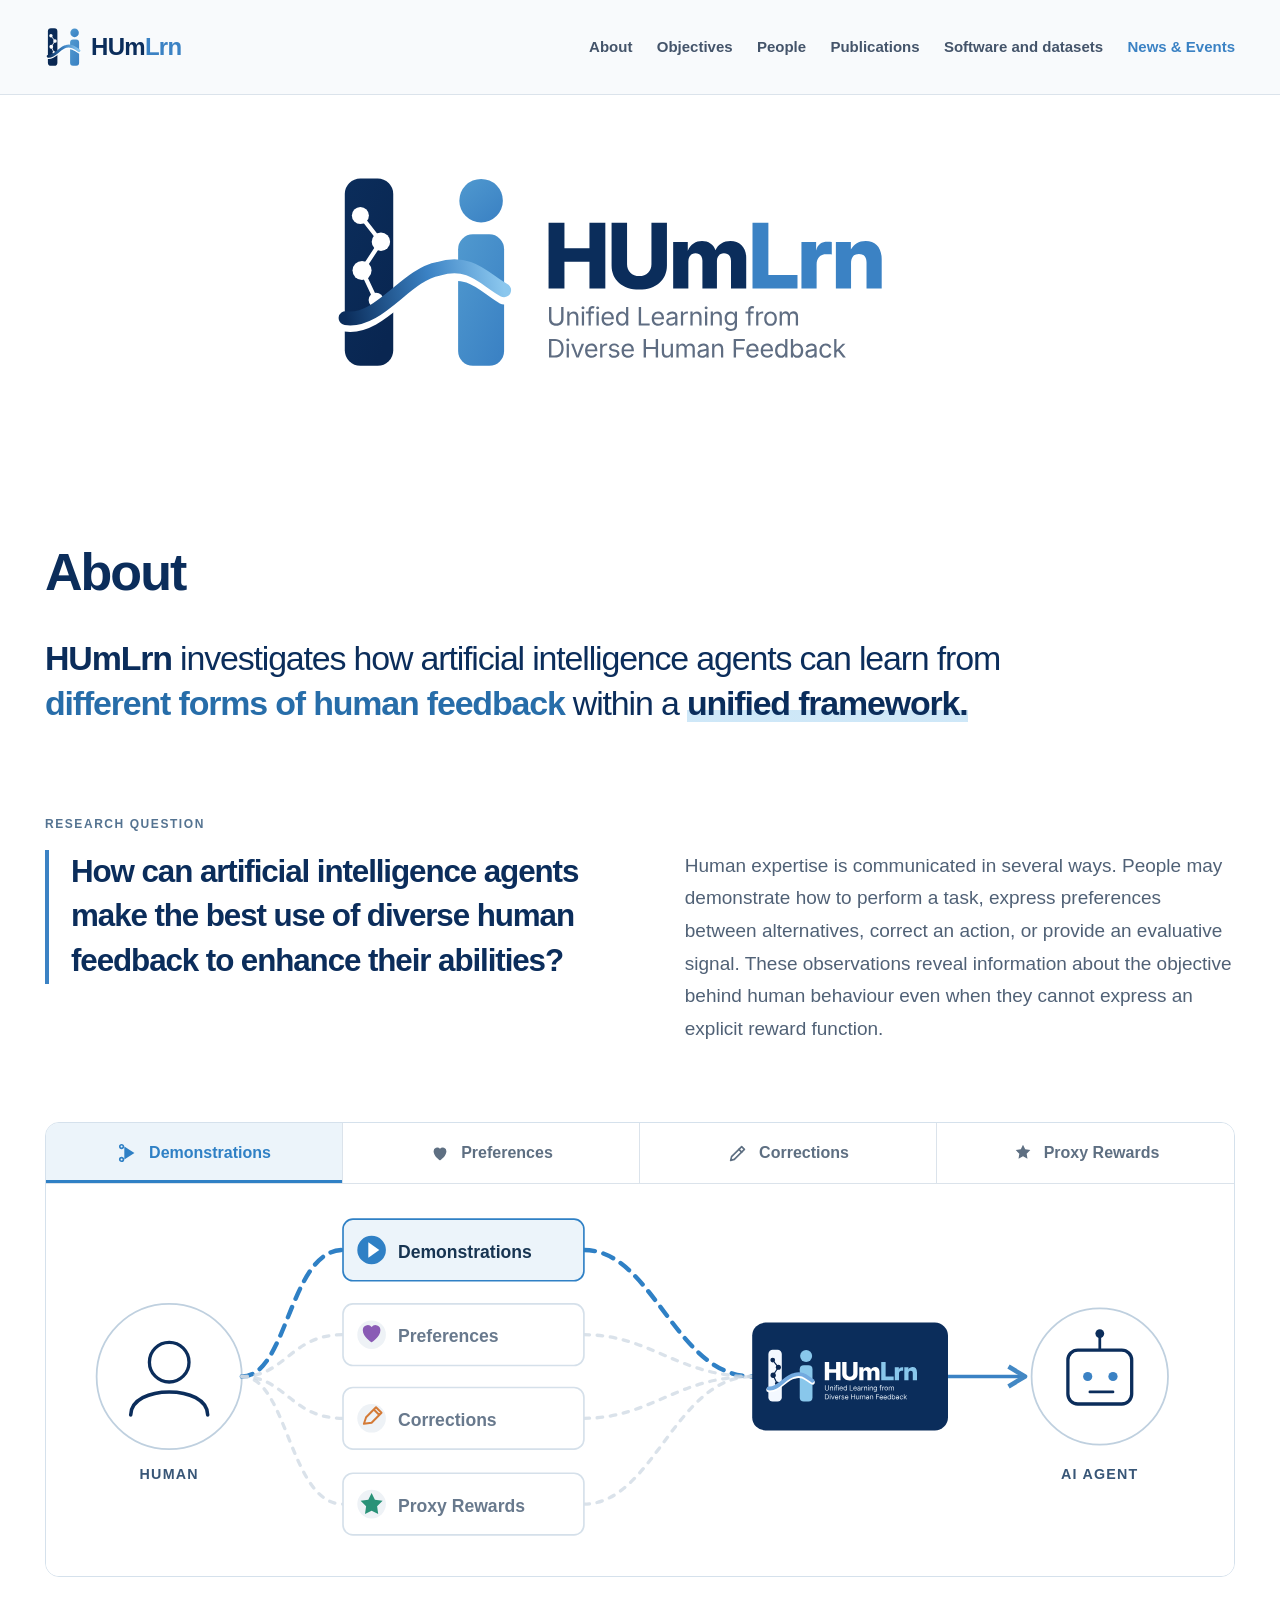
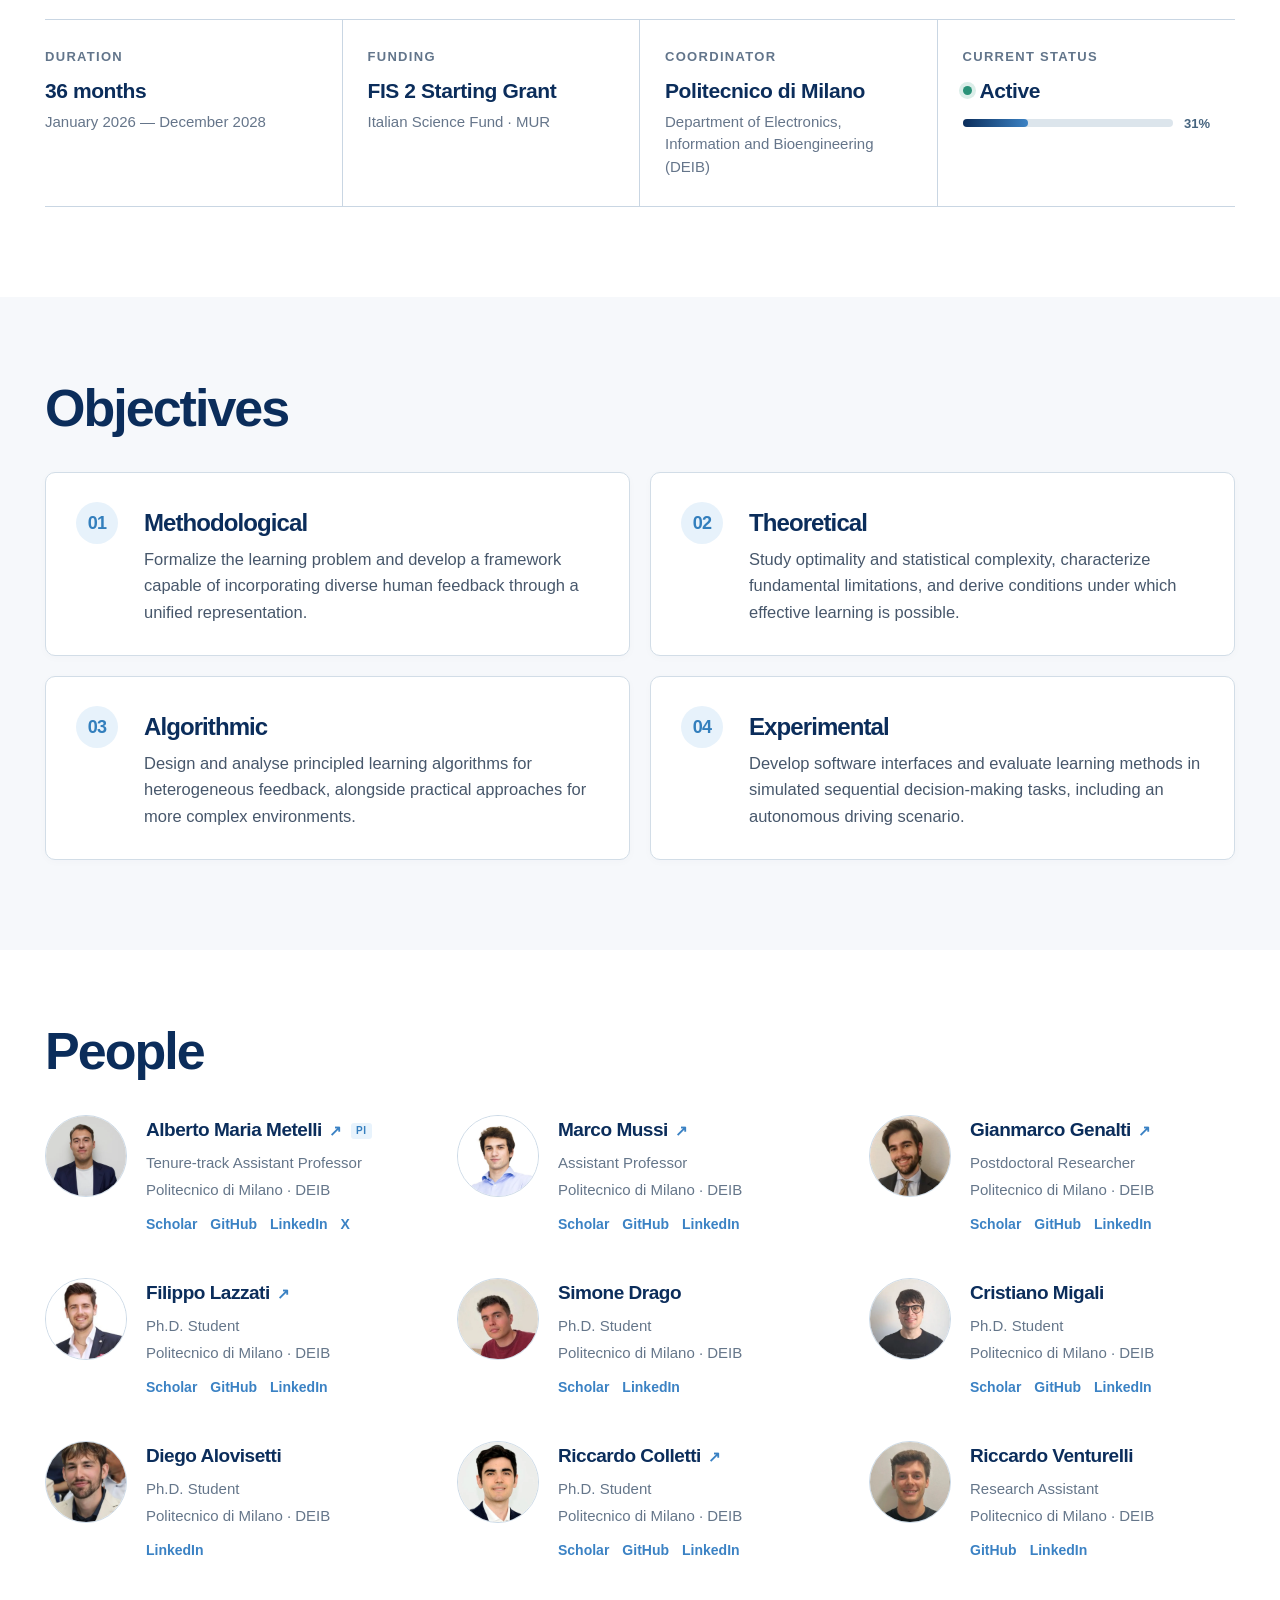
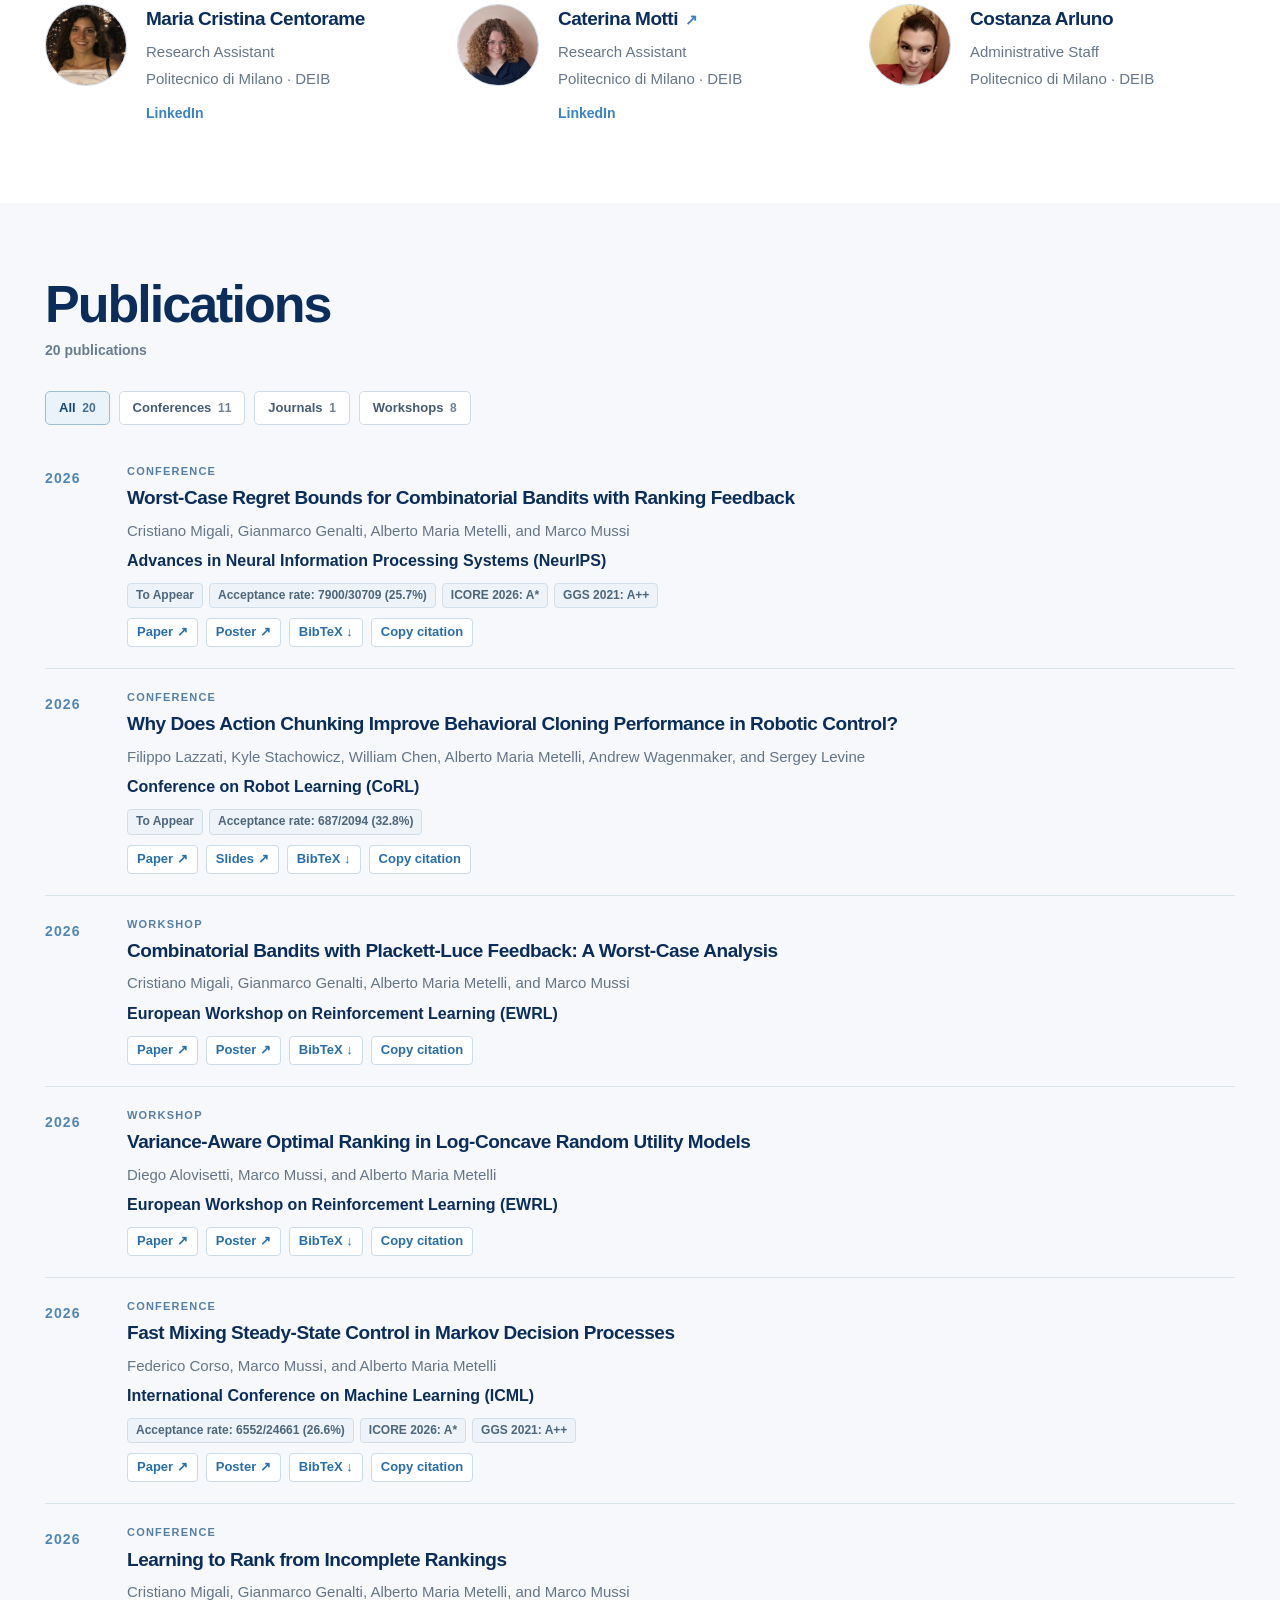
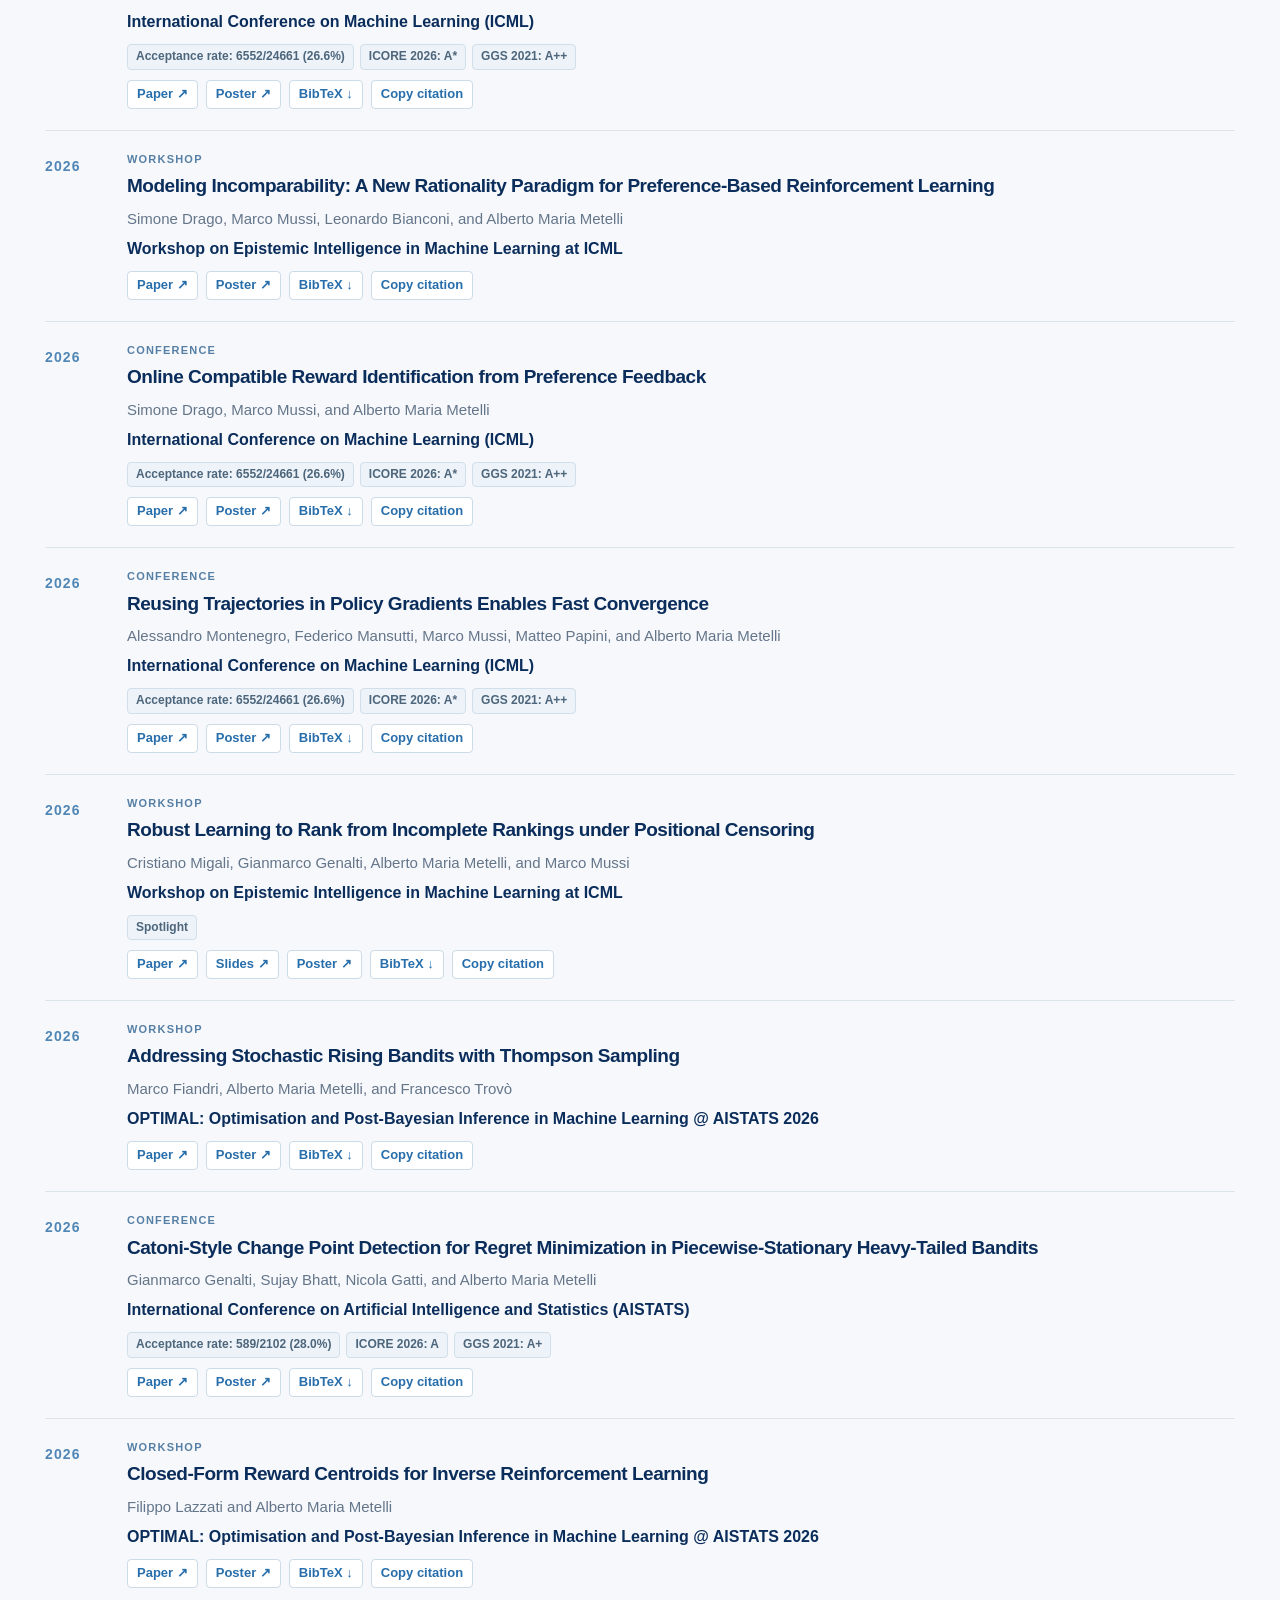
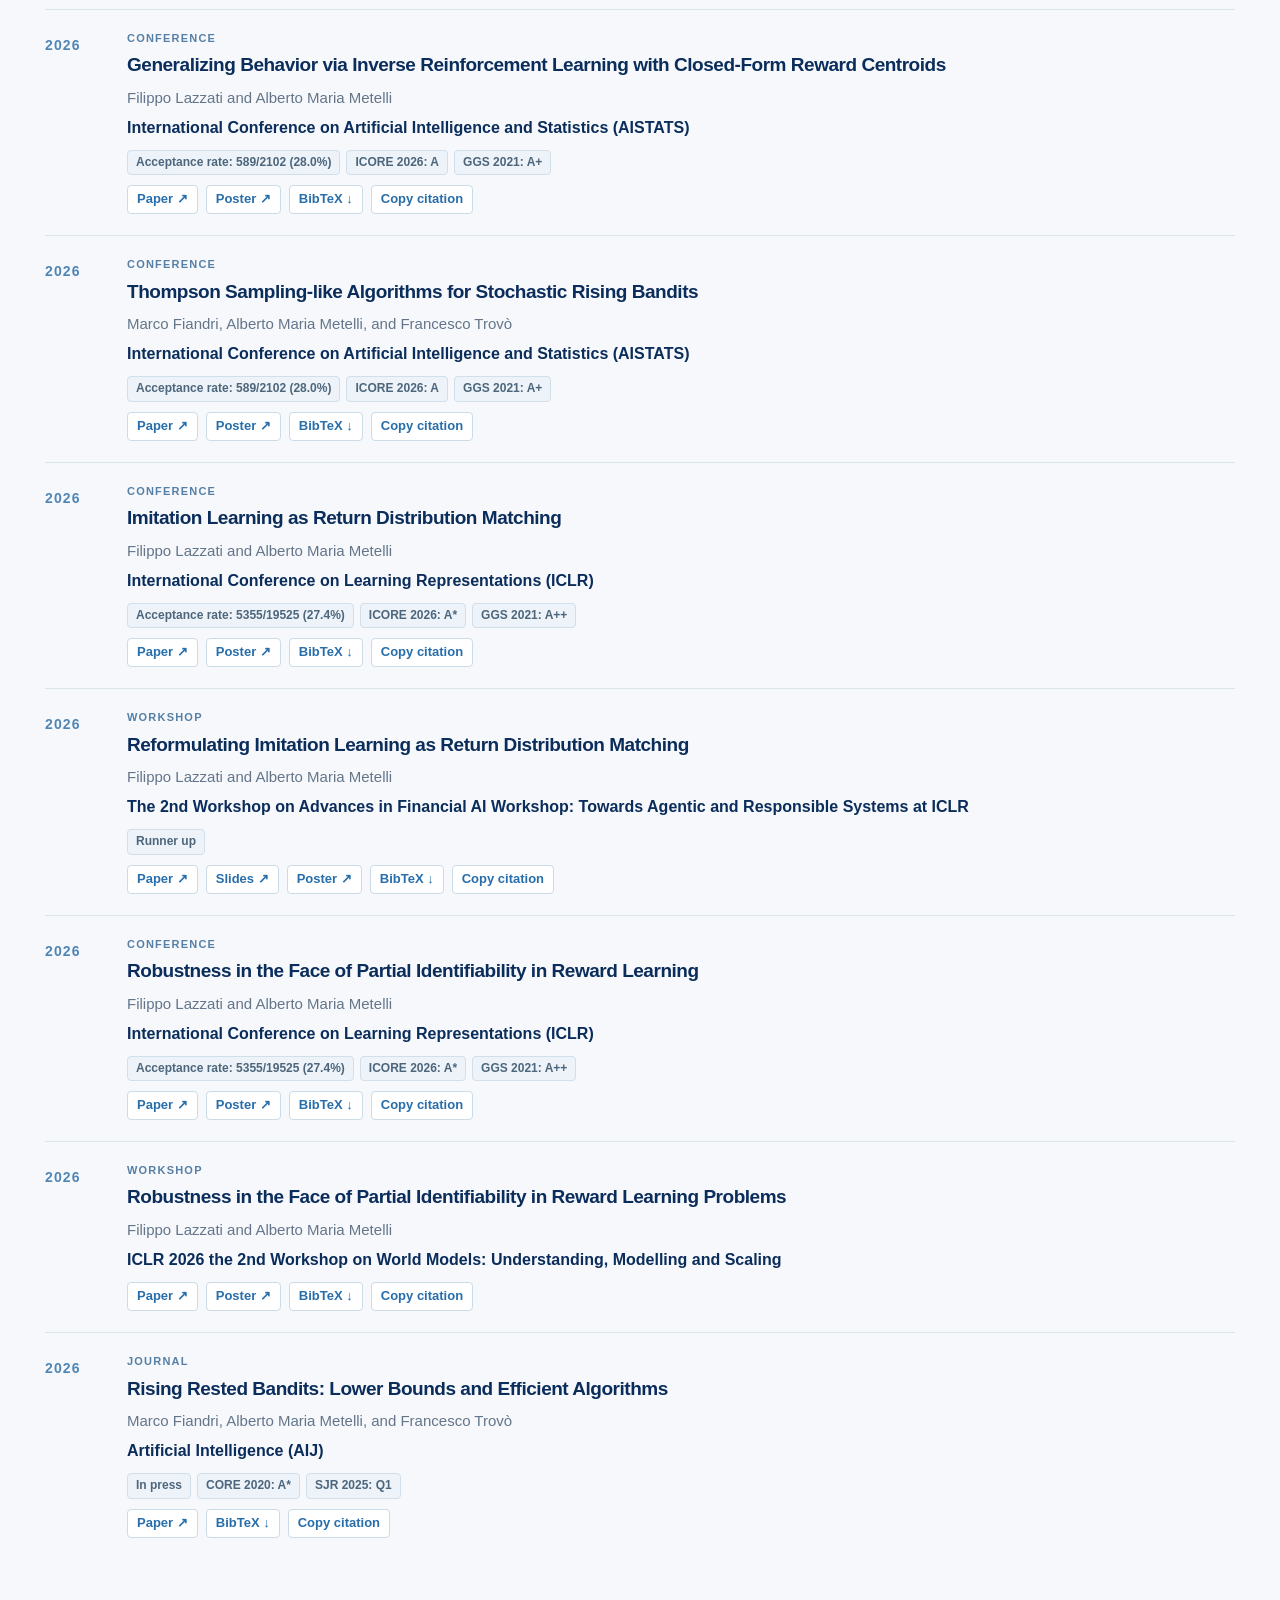
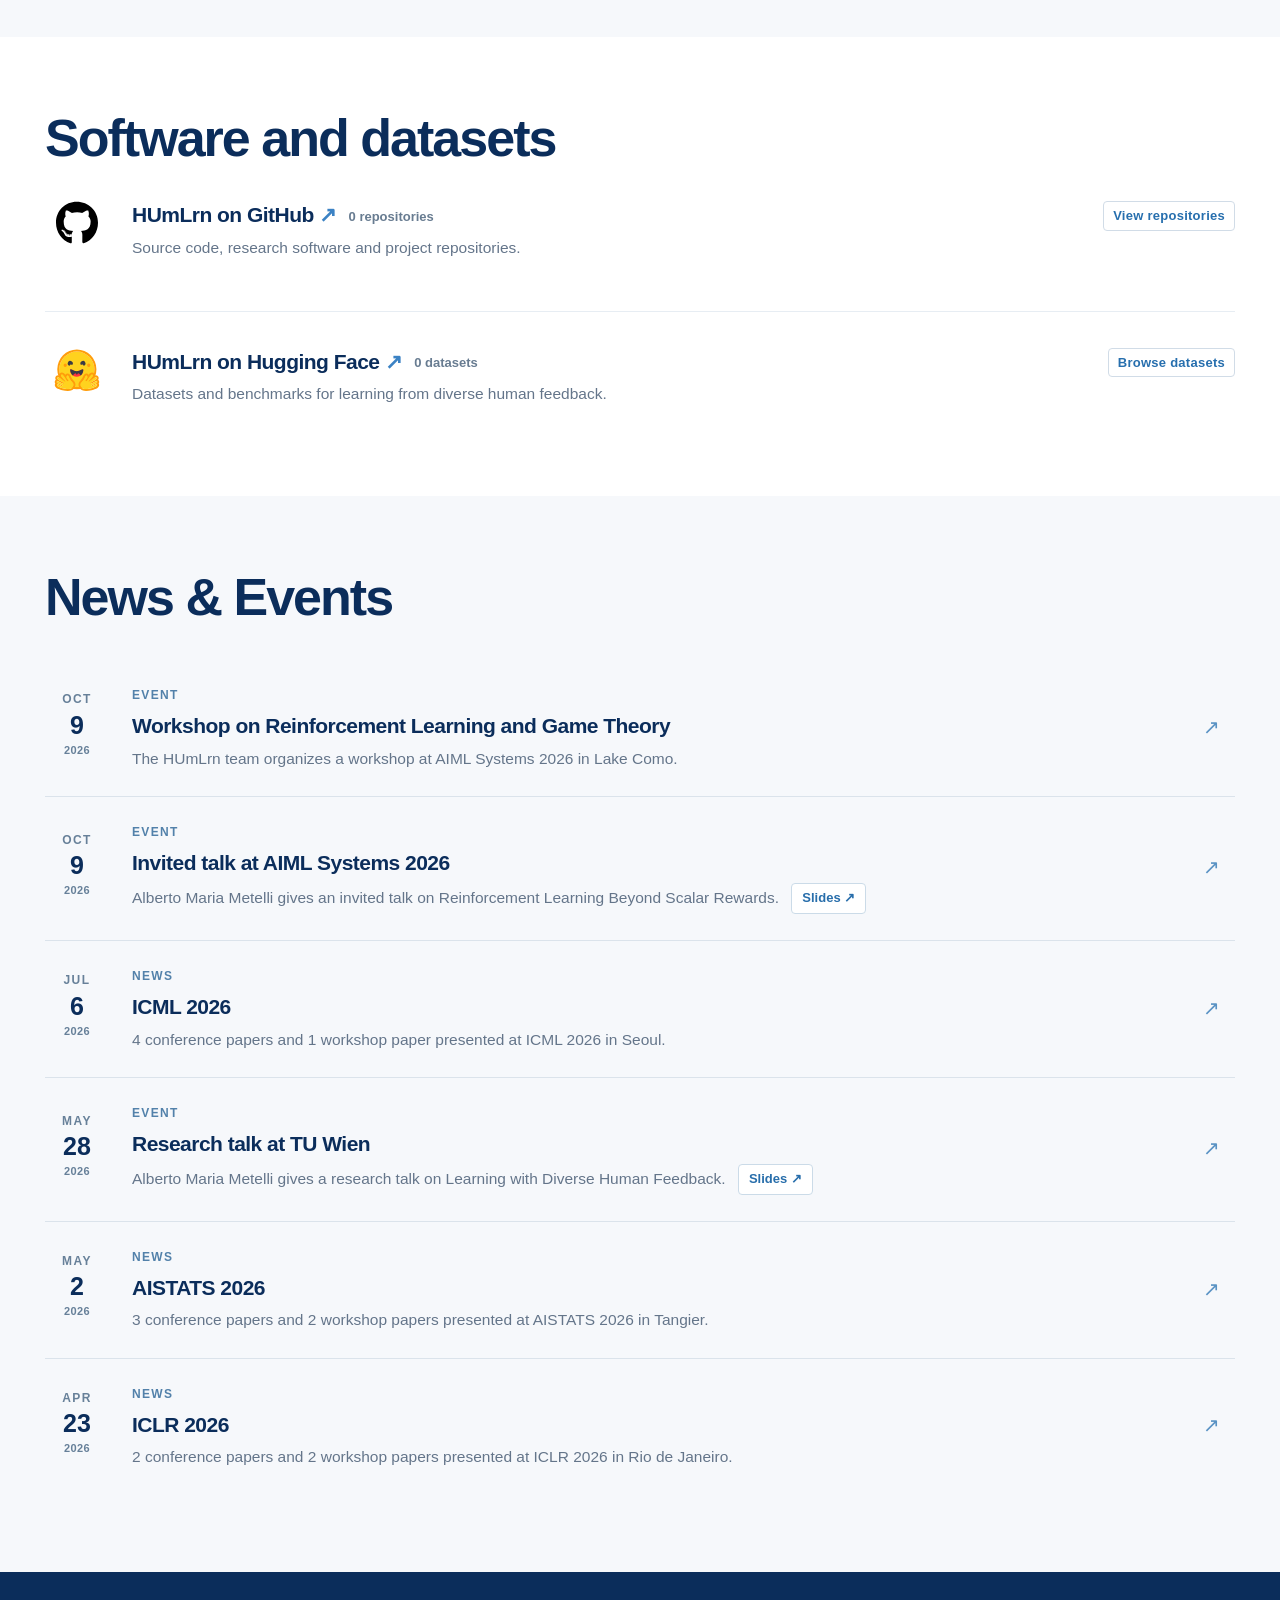
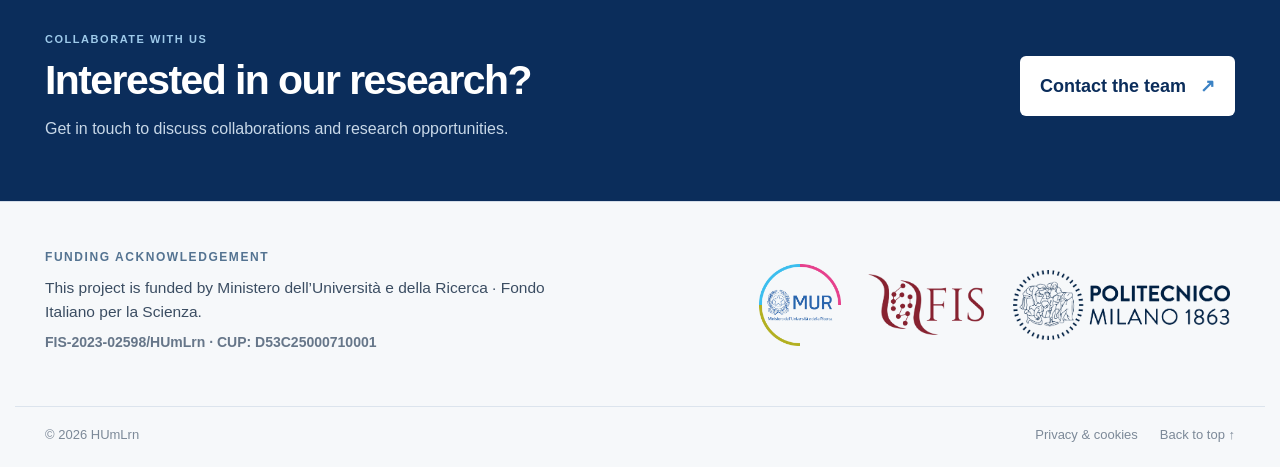
<file: index.html>
<!doctype html>
<html lang="en">
<head>
  <meta charset="utf-8">
  <meta name="viewport" content="width=device-width, initial-scale=1">
  <meta name="theme-color" content="#ffffff">
  <meta name="description" content="HUmLrn — Unified Learning from Diverse Human Feedback. A research project at Politecnico di Milano.">
  <link rel="canonical" href="https://humlrn.github.io/">
  <meta property="og:title" content="HUmLrn | Unified Learning from Diverse Human Feedback">
  <meta property="og:description" content="A research project on unified learning from diverse human feedback at Politecnico di Milano.">
  <meta property="og:type" content="website">
  <meta property="og:url" content="https://humlrn.github.io/">
  <meta property="og:image" content="https://humlrn.github.io/assets/humlrn-primary.svg">
  <title>HUmLrn | Unified Learning from Diverse Human Feedback</title>
  <link rel="icon" href="assets/humlrn-icon.svg" type="image/svg+xml">
  <link rel="alternate icon" href="favicon.ico" type="image/x-icon">
  <link rel="stylesheet" href="assets/site.css">
  <script defer src="assets/site.js"></script>
</head>
<body>
<a class="skip" href="#main">Skip to content</a>
<header class="site-header" id="top">
  <div class="container header-inner">
    <a href="#top" class="brand" aria-label="HUmLrn homepage">
      <img src="assets/humlrn-icon.svg" alt="" width="43" height="49">
      <span>HUm<span>Lrn</span></span>
    </a>
    <nav class="desktop-nav" aria-label="Main navigation">
      <a href="#about">About</a>
      <a href="#objectives">Objectives</a>
      <a href="#people">People</a>
      <a href="#publications">Publications</a>
      <a href="#software">Software and datasets</a>
      <a href="#news">News &amp; Events</a>
    </nav>
    <button class="nav-trigger" id="nav-trigger" type="button" aria-controls="mobile-nav" aria-expanded="false" aria-label="Open navigation"><span></span><span></span><span></span></button>
  </div>
  <nav class="mobile-nav" id="mobile-nav" aria-label="Mobile navigation" hidden>
    <a href="#about">About</a><a href="#objectives">Objectives</a><a href="#people">People</a><a href="#publications">Publications</a><a href="#software">Software and datasets</a><a href="#news">News &amp; Events</a>
  </nav>
</header>
<main id="main">
  <section class="intro" aria-labelledby="intro-heading">
    <div class="container intro-grid intro-brand-only">
      <h1 id="intro-heading" class="sr-only">HUmLrn — Unified Learning from Diverse Human Feedback</h1>
      <img class="intro-logo" src="assets/humlrn-primary.svg" alt="HUmLrn — Unified Learning from Diverse Human Feedback" width="755" height="263" fetchpriority="high">
    </div>
  </section>

  <section id="about" class="section section-about" aria-labelledby="about-title">
    <div class="container">
      <header class="section-heading"><h2 id="about-title">About</h2></header>
      <div class="about-intro">
        <p class="intro-lead"><span class="lead-project">HUmLrn</span> investigates how artificial intelligence agents can learn from <strong>different forms of human feedback</strong> within a <strong class="lead-unified">unified framework.</strong></p>
      </div>
      <div class="question-layout">
        <div><p class="micro-label">RESEARCH QUESTION</p><blockquote>How can artificial intelligence agents make the best use of diverse human feedback to enhance their abilities?</blockquote></div>
        <div class="body-copy about-bridge"><p>Human expertise is communicated in several ways. People may demonstrate how to perform a task, express preferences between alternatives, correct an action, or provide an evaluative signal. These observations reveal information about the objective behind human behaviour even when they cannot express an explicit reward function.</p>
        </div>
      </div>
      <div class="diagram-card" id="feedback-visualization">
        <div class="feedback-tabs" role="group" aria-label="Toggle one or more human feedback modalities">
          <button class="feedback-tab feedback-demonstrations active" data-feedback="demonstrations" aria-pressed="true" type="button"><svg viewBox="0 0 24 24" aria-hidden="true"><path d="M8 5v14l11-7z"/><circle cx="5" cy="5" r="2"/><circle cx="5" cy="19" r="2"/></svg><span>Demonstrations</span></button>
          <button class="feedback-tab feedback-preferences" data-feedback="preferences" aria-pressed="false" type="button"><svg viewBox="0 0 24 24" aria-hidden="true"><path d="M12 20s-7-4.4-7-10a4 4 0 0 1 7-2.6A4 4 0 0 1 19 10c0 5.6-7 10-7 10Z"/></svg><span>Preferences</span></button>
          <button class="feedback-tab feedback-corrections" data-feedback="corrections" aria-pressed="false" type="button"><svg viewBox="0 0 24 24" aria-hidden="true"><path d="m5 16-1 4 4-1L19 8l-3-3L5 16Z"/><path d="m13 8 3 3"/></svg><span>Corrections</span></button>
          <button class="feedback-tab feedback-proxy" data-feedback="proxy" aria-pressed="false" type="button"><svg viewBox="0 0 24 24" aria-hidden="true"><path d="m12 3 2.4 5 5.6.8-4 3.9.9 5.5-4.9-2.6-4.9 2.6.9-5.5-4-3.9 5.6-.8L12 3Z"/></svg><span>Proxy Rewards</span></button>
        </div>
        <div class="feedback-hover-description" id="feedback-hover-description" role="status" aria-live="polite"></div>
        <div class="diagram-window" tabindex="0" aria-label="Diagram, scroll horizontally on a small screen to view the entire interaction">
          <svg viewBox="0 0 1080 356" class="feedback-diagram" role="img" aria-label="Human feedback modalities are integrated in HUmLrn learning to inform an AI agent interacting with its environment" xmlns="http://www.w3.org/2000/svg">
            <defs>
              <linearGradient id="diagram-grad" x1="0" y1="0" x2="1" y2="0"><stop offset="0" stop-color="#0B2D5B"/><stop offset="0.63" stop-color="#3B82C4"/><stop offset="1" stop-color="#8BC7EE"/></linearGradient>
              <marker id="diagram-arrow" markerWidth="8" markerHeight="8" refX="6" refY="4" orient="auto"><path d="M1 1 L6 4 L1 7" fill="none" stroke="#4388c4" stroke-width="1.4" stroke-linejoin="round"/></marker>
            </defs>
            <g class="person-glyph"><circle cx="112" cy="175" r="66" class="entity-circle"/><circle cx="112" cy="162" r="18" fill="none" stroke="#0b2d5b" stroke-width="3"/><path d="M77 210 C77 182 147 182 147 210" fill="none" stroke="#0b2d5b" stroke-width="3.2" stroke-linecap="round"/><text x="112" y="268" text-anchor="middle" class="diagram-caption">HUMAN</text></g>
            <g class="feedback-paths" fill="none" stroke-width="3" stroke-linecap="round">
              <path data-path="demonstrations" d="M178 175 C220 175 221 60 270 60 M489 60 C552 60 572 175 642 175" class="feedback-path feedback-demonstrations selected"/>
              <path data-path="preferences" d="M178 175 C218 175 222 137 270 137 M489 137 C550 137 574 175 642 175" class="feedback-path feedback-preferences"/>
              <path data-path="corrections" d="M178 175 C218 175 222 213 270 213 M489 213 C550 213 574 175 642 175" class="feedback-path feedback-corrections"/>
              <path data-path="proxy" d="M178 175 C220 175 221 291 270 291 M489 291 C552 291 572 175 642 175" class="feedback-path feedback-proxy"/>
            </g>
            <g data-node="demonstrations" class="feedback-node feedback-demonstrations selected" transform="translate(270 32)" tabindex="0" role="button" aria-label="Demonstrations: show description"><rect width="219" height="56" rx="9"/><circle cx="26" cy="28" r="13" class="icon-disc"/><path class="node-icon" d="M23 21v14l10-7z"/><text x="50" y="35">Demonstrations</text></g>
            <g data-node="preferences" class="feedback-node feedback-preferences" transform="translate(270 109)" tabindex="0" role="button" aria-label="Preferences: show description"><rect width="219" height="56" rx="9"/><circle cx="26" cy="28" r="13" class="icon-disc"/><path class="node-icon" d="M26 35s-8-5-8-11a4.5 4.5 0 0 1 8-3 4.5 4.5 0 0 1 8 3c0 6-8 11-8 11z"/><text x="50" y="35">Preferences</text></g>
            <g data-node="corrections" class="feedback-node feedback-corrections" transform="translate(270 185)" tabindex="0" role="button" aria-label="Corrections: show description"><rect width="219" height="56" rx="9"/><circle cx="26" cy="28" r="13" class="icon-disc"/><path class="node-icon line-icon" d="m19 33 2-6 9-9 5 5-9 9-7 1zM28 20l5 5"/><text x="50" y="35">Corrections</text></g>
            <g data-node="proxy" class="feedback-node feedback-proxy" transform="translate(270 263)" tabindex="0" role="button" aria-label="Proxy rewards: show description"><rect width="219" height="56" rx="9"/><circle cx="26" cy="28" r="13" class="icon-disc"/><path class="node-icon" d="m26 18 3 6 7 1-5 5 1 7-6-3-6 3 1-7-5-5 7-1 3-6z"/><text x="50" y="35">Proxy Rewards</text></g>
            <g class="unify-unit">
              <rect x="642" y="126" width="178" height="98" rx="12" fill="#0B2D5B"/>
              <image href="assets/humlrn-inverse.svg" x="653" y="141" width="156" height="68" preserveAspectRatio="xMidYMid meet"/>
            </g>
            <path d="M820 175 H890" stroke="#3b82c4" stroke-width="3" marker-end="url(#diagram-arrow)"/>
            <g class="agent-glyph"><circle cx="958" cy="175" r="62" class="entity-circle"/><rect x="929" y="151" width="58" height="49" rx="9" fill="none" stroke="#0b2d5b" stroke-width="3"/><circle cx="947" cy="175" r="4.2" fill="#3b82c4"/><circle cx="970" cy="175" r="4.2" fill="#3b82c4"/><path d="M949 189 H970" stroke="#0b2d5b" stroke-width="2.5" stroke-linecap="round"/><path d="M958 150 V139" stroke="#0b2d5b" stroke-width="2.5"/><circle cx="958" cy="136" r="4" fill="#0b2d5b"/><text x="958" y="268" text-anchor="middle" class="diagram-caption">AI AGENT</text></g>
          </svg>
        </div>
      </div>
      <div class="project-facts project-facts-inline" aria-label="Project information">
        <article><span>Duration</span><strong>36 months</strong><p>January 2026 — December 2028</p></article>
        <article><span>Funding</span><strong>FIS 2 Starting Grant</strong><p>Italian Science Fund · MUR</p></article>
        <article><span>Coordinator</span><strong>Politecnico di Milano</strong><p>Department of Electronics, Information and Bioengineering (DEIB)</p></article>
        <article><span>Current status</span><strong class="status-active">Active</strong><div class="project-progress" id="project-progress" role="progressbar" aria-label="Elapsed project duration" aria-valuemin="0" aria-valuemax="100" aria-valuenow="26"><i></i><b id="project-progress-value">26%</b></div></article>
      </div>
    </div>
  </section>

  <section class="section section-muted" id="objectives" aria-labelledby="objectives-title">
    <div class="container">
      <header class="section-heading"><h2 id="objectives-title">Objectives</h2></header>
      <div class="objective-rows">
        <article class="objective-row"><span class="objective-index">01</span><div><h3>Methodological</h3><p>Formalize the learning problem and develop a framework capable of incorporating diverse human feedback through a unified representation.</p></div></article>
        <article class="objective-row"><span class="objective-index">02</span><div><h3>Theoretical</h3><p>Study optimality and statistical complexity, characterize fundamental limitations, and derive conditions under which effective learning is possible.</p></div></article>
        <article class="objective-row"><span class="objective-index">03</span><div><h3>Algorithmic</h3><p>Design and analyse principled learning algorithms for heterogeneous feedback, alongside practical approaches for more complex environments.</p></div></article>
        <article class="objective-row"><span class="objective-index">04</span><div><h3>Experimental</h3><p>Develop software interfaces and evaluate learning methods in simulated sequential decision-making tasks, including an autonomous driving scenario.</p></div></article>
      </div>
    </div>
  </section>

  <section class="section" id="people" aria-labelledby="people-title">
    <div class="container">
      <header class="section-heading"><h2 id="people-title">People</h2></header>
      <div class="team-members team-directory">
        <article class="member"><img class="team-photo" src="assets/team/alberto-metelli.webp" alt="" width="480" height="480"><div class="member-copy"><h3><a href="https://albertometelli.github.io/" target="_blank" rel="noopener noreferrer">Alberto Maria Metelli <span aria-hidden="true">↗</span></a> <span class="member-badge">PI</span></h3><p>Tenure-track Assistant Professor</p><p>Politecnico di Milano · DEIB</p><div class="member-links"><a href="https://scholar.google.it/citations?hl=en&amp;user=R31IsPwAAAAJ" target="_blank" rel="noopener noreferrer">Scholar</a><a href="https://github.com/albertometelli" target="_blank" rel="noopener noreferrer">GitHub</a><a href="https://www.linkedin.com/in/alberto-maria-metelli-01504214b" target="_blank" rel="noopener noreferrer">LinkedIn</a><a href="https://x.com/alberto_metelli" target="_blank" rel="noopener noreferrer">X</a></div></div></article>
        <article class="member"><img class="team-photo" src="assets/team/marco-mussi.webp" alt="" width="480" height="480"><div class="member-copy"><h3><a href="https://marcomussi.github.io/" target="_blank" rel="noopener noreferrer">Marco Mussi <span aria-hidden="true">↗</span></a></h3><p>Assistant Professor</p><p>Politecnico di Milano · DEIB</p><div class="member-links"><a href="https://scholar.google.com/citations?hl=en&amp;user=3gca-JUAAAAJ" target="_blank" rel="noopener noreferrer">Scholar</a><a href="https://github.com/marcomussi" target="_blank" rel="noopener noreferrer">GitHub</a><a href="https://www.linkedin.com/in/marcomussi95/" target="_blank" rel="noopener noreferrer">LinkedIn</a></div></div></article>
        <article class="member"><img class="team-photo" src="assets/team/gianmarco-genalti.webp" alt="" width="480" height="480"><div class="member-copy"><h3><a href="https://gianmarcogenalti.github.io/" target="_blank" rel="noopener noreferrer">Gianmarco Genalti <span aria-hidden="true">↗</span></a></h3><p>Postdoctoral Researcher</p><p>Politecnico di Milano · DEIB</p><div class="member-links"><a href="https://scholar.google.com/citations?hl=it&amp;user=b4UMI8kAAAAJ" target="_blank" rel="noopener noreferrer">Scholar</a><a href="https://github.com/gianmarcogenalti" target="_blank" rel="noopener noreferrer">GitHub</a><a href="https://www.linkedin.com/in/gianmarco-genalti-26328a1a4/" target="_blank" rel="noopener noreferrer">LinkedIn</a></div></div></article>
        <article class="member"><img class="team-photo" src="assets/team/filippo-lazzati.webp" alt="" width="480" height="480"><div class="member-copy"><h3><a href="https://filippolazzati.github.io/" target="_blank" rel="noopener noreferrer">Filippo Lazzati <span aria-hidden="true">↗</span></a></h3><p>Ph.D. Student</p><p>Politecnico di Milano · DEIB</p><div class="member-links"><a href="https://scholar.google.com/citations?hl=en&amp;user=lIf4g_IAAAAJ" target="_blank" rel="noopener noreferrer">Scholar</a><a href="https://github.com/filippolazzati" target="_blank" rel="noopener noreferrer">GitHub</a><a href="https://www.linkedin.com/in/filippo-lazzati" target="_blank" rel="noopener noreferrer">LinkedIn</a></div></div></article>
        <article class="member"><img alt="" class="team-photo" height="480" src="assets/team/simone-drago.webp" width="480"/><div class="member-copy"><h3>Simone Drago</h3><p>Ph.D. Student</p><p>Politecnico di Milano · DEIB</p><div class="member-links"><a href="https://scholar.google.com/citations?user=TMHon60AAAAJ&amp;hl=it&amp;oi=ao" rel="noopener noreferrer" target="_blank">Scholar</a><a href="https://www.linkedin.com/in/drago-simone" rel="noopener noreferrer" target="_blank">LinkedIn</a></div></div></article>
        <article class="member"><img alt="" class="team-photo" height="480" src="assets/team/cristiano-migali.webp" width="480"/><div class="member-copy"><h3>Cristiano Migali</h3><p>Ph.D. Student</p><p>Politecnico di Milano · DEIB</p><div class="member-links"><a href="https://scholar.google.com/citations?user=GwD8QoQAAAAJ&amp;hl=it&amp;oi=ao" rel="noopener noreferrer" target="_blank">Scholar</a><a href="https://github.com/m1gwings" rel="noopener noreferrer" target="_blank">GitHub</a><a href="https://www.linkedin.com/in/migwings/" rel="noopener noreferrer" target="_blank">LinkedIn</a></div></div></article>
        <article class="member"><img class="team-photo" src="assets/team/diego-alovisetti.webp" alt="" width="480" height="480"><div class="member-copy"><h3>Diego Alovisetti</h3><p>Ph.D. Student</p><p>Politecnico di Milano · DEIB</p><div class="member-links"><a href="https://www.linkedin.com/in/diego-alovisetti-888730258" target="_blank" rel="noopener noreferrer">LinkedIn</a></div></div></article>
        <article class="member"><img alt="" class="team-photo" height="480" src="assets/team/riccardo-colletti.webp" width="480"/><div class="member-copy"><h3><a href="https://collettiriccardo.com/" rel="noopener noreferrer" target="_blank">Riccardo Colletti <span aria-hidden="true">↗</span></a></h3><p>Ph.D. Student</p><p>Politecnico di Milano · DEIB</p><div class="member-links"><a href="https://scholar.google.com/citations?user=pXsVWq4AAAAJ&amp;hl=it&amp;oi=ao" rel="noopener noreferrer" target="_blank">Scholar</a><a href="https://github.com/collettiriccardo" rel="noopener noreferrer" target="_blank">GitHub</a><a href="https://www.linkedin.com/in/riccardo-colletti/" rel="noopener noreferrer" target="_blank">LinkedIn</a></div></div></article>
        <article class="member"><img alt="" class="team-photo" height="480" src="assets/team/riccardo-venturelli.webp" width="480"/><div class="member-copy"><h3>Riccardo Venturelli</h3><p>Research Assistant</p><p>Politecnico di Milano · DEIB</p><div class="member-links"><a href="https://github.com/RVenturelli01" rel="noopener noreferrer" target="_blank">GitHub</a><a href="https://www.linkedin.com/in/riccardoventurelli/" rel="noopener noreferrer" target="_blank">LinkedIn</a></div></div></article>

        <article class="member"><img alt="" class="team-photo" height="480" src="assets/team/maria-cristina-centorame.webp" width="480"/><div class="member-copy"><h3>Maria Cristina Centorame</h3><p>Research Assistant</p><p>Politecnico di Milano · DEIB</p><div class="member-links"><a href="https://www.linkedin.com/in/maria-cristina-centorame" rel="noopener noreferrer" target="_blank">LinkedIn</a></div></div></article>
        <article class="member"><img alt="" class="team-photo" height="480" src="assets/team/caterina-motti.webp" width="480"/><div class="member-copy"><h3><a href="https://mttcrn.github.io/" rel="noopener noreferrer" target="_blank">Caterina Motti <span aria-hidden="true">↗</span></a></h3><p>Research Assistant</p><p>Politecnico di Milano · DEIB</p><div class="member-links"><a href="https://www.linkedin.com/in/motticaterina/" rel="noopener noreferrer" target="_blank">LinkedIn</a></div></div></article>
        <article class="member"><img class="team-photo" src="assets/team/costanza-arluno.jpeg" alt="" width="120" height="120"><div class="member-copy"><h3>Costanza Arluno</h3><p>Administrative Staff</p><p>Politecnico di Milano · DEIB</p><div class="member-links" aria-hidden="true"></div></div></article>
      </div>
    </div>
  </section>

 <section aria-labelledby="publications-title" class="section section-muted" id="publications">
<div class="container">
<header class="section-heading"><h2 id="publications-title">Publications</h2><span class="section-counter" id="publication-total-count">20 publications</span></header>
<div aria-label="Filter publications by type" class="publication-controls" role="group"><button aria-pressed="true" class="publication-filter is-active" data-filter="all" type="button">All <span class="publication-filter-count">20</span></button>
<button aria-pressed="false" class="publication-filter" data-filter="conferences" type="button">Conferences <span class="publication-filter-count">11</span></button>
<button aria-pressed="false" class="publication-filter" data-filter="journals" type="button">Journals <span class="publication-filter-count">1</span></button>
<button aria-pressed="false" class="publication-filter" data-filter="workshops" type="button">Workshops <span class="publication-filter-count">8</span></button>
</div><p aria-live="polite" class="sr-only" id="publication-filter-status" role="status"></p>
<div class="publication-list">
<article class="publication" data-category="conferences" data-key="migali2026worstcase"><span class="publication-year">2026</span><div class="publication-body"><div class="publication-kind">Conference</div><h3>Worst-Case Regret Bounds for Combinatorial Bandits with Ranking Feedback</h3><p class="pub-authors">Cristiano Migali, Gianmarco Genalti, Alberto Maria Metelli, and Marco Mussi</p><div class="publication-meta"><span class="pub-venue">Advances in Neural Information Processing Systems (NeurIPS)</span></div><div class="publication-details"><span class="publication-tag">To Appear</span><span class="publication-tag">Acceptance rate: 7900/30709 (25.7%)</span><span class="publication-tag">ICORE 2026: A*</span><span class="publication-tag">GGS 2021: A++</span></div><div class="publication-links"><a href="https://openreview.net/forum?id=WQRctuq1Rz" rel="noopener noreferrer" target="_blank">Paper ↗</a> <a href="https://marcomussi.github.io/papers/neurips2026cmab/poster.pdf" rel="noopener noreferrer" target="_blank">Poster ↗</a> <a download="" href="bibliography/entries/migali2026worstcase.bib">BibTeX ↓</a> <button aria-label="Copy citation for Worst-Case Regret Bounds for Combinatorial Bandits with Ranking Feedback" class="citation-copy" data-citation="Cristiano Migali, Gianmarco Genalti, Alberto Maria Metelli, Marco Mussi (2026). Worst-Case Regret Bounds for Combinatorial Bandits with Ranking Feedback. Advances in Neural Information Processing Systems (NeurIPS). https://openreview.net/forum?id=WQRctuq1Rz" type="button">Copy citation</button></div></div></article>
<article class="publication" data-category="conferences" data-key="lazzati2026why"><span class="publication-year">2026</span><div class="publication-body"><div class="publication-kind">Conference</div><h3>Why Does Action Chunking Improve Behavioral Cloning Performance in Robotic Control?</h3><p class="pub-authors">Filippo Lazzati, Kyle Stachowicz, William Chen, Alberto Maria Metelli, Andrew Wagenmaker, and Sergey Levine</p><div class="publication-meta"><span class="pub-venue">Conference on Robot Learning (CoRL)</span></div><div class="publication-details"><span class="publication-tag">To Appear</span><span class="publication-tag">Acceptance rate: 687/2094 (32.8%)</span></div><div class="publication-links"><a href="https://openreview.net/forum?id=u56Z5KqtkI" rel="noopener noreferrer" target="_blank">Paper ↗</a> <a href="https://action-chunking.github.io/static/presentation.pdf" rel="noopener noreferrer" target="_blank">Slides ↗</a> <a download="" href="bibliography/entries/lazzati2026why.bib">BibTeX ↓</a> <button aria-label="Copy citation for Why Does Action Chunking Improve Behavioral Cloning Performance in Robotic Control?" class="citation-copy" data-citation="Filippo Lazzati, Kyle Stachowicz, William Chen, Alberto Maria Metelli, Andrew Wagenmaker, Sergey Levine (2026). Why Does Action Chunking Improve Behavioral Cloning Performance in Robotic Control?. Conference on Robot Learning (CoRL). https://openreview.net/forum?id=u56Z5KqtkI" type="button">Copy citation</button></div></div></article>
<article class="publication" data-category="workshops" data-key="migali2026combinatorial"><span class="publication-year">2026</span><div class="publication-body"><div class="publication-kind">Workshop</div><h3>Combinatorial Bandits with Plackett-Luce Feedback: A Worst-Case Analysis</h3><p class="pub-authors">Cristiano Migali, Gianmarco Genalti, Alberto Maria Metelli, and Marco Mussi</p><div class="publication-meta"><span class="pub-venue">European Workshop on Reinforcement Learning (EWRL)</span></div><div class="publication-links"><a href="https://openreview.net/forum?id=bZXX66DMZm" rel="noopener noreferrer" target="_blank">Paper ↗</a> <a href="https://marcomussi.github.io/papers/ewrl2026cmab/poster.pdf" rel="noopener noreferrer" target="_blank">Poster ↗</a> <a download="" href="bibliography/entries/migali2026combinatorial.bib">BibTeX ↓</a> <button aria-label="Copy citation for Combinatorial Bandits with Plackett-Luce Feedback: A Worst-Case Analysis" class="citation-copy" data-citation="Cristiano Migali, Gianmarco Genalti, Alberto Maria Metelli, Marco Mussi (2026). Combinatorial Bandits with Plackett-Luce Feedback: A Worst-Case Analysis. European Workshop on Reinforcement Learning (EWRL). https://openreview.net/forum?id=bZXX66DMZm" type="button">Copy citation</button></div></div></article>
<article class="publication" data-category="workshops" data-key="alovisetti2026varianceaware"><span class="publication-year">2026</span><div class="publication-body"><div class="publication-kind">Workshop</div><h3>Variance-Aware Optimal Ranking in Log-Concave Random Utility Models</h3><p class="pub-authors">Diego Alovisetti, Marco Mussi, and Alberto Maria Metelli</p><div class="publication-meta"><span class="pub-venue">European Workshop on Reinforcement Learning (EWRL)</span></div><div class="publication-links"><a href="https://openreview.net/forum?id=QrzbZJ7nzz" rel="noopener noreferrer" target="_blank">Paper ↗</a> <a href="https://marcomussi.github.io/papers/ewrl2026rum/poster.pdf" rel="noopener noreferrer" target="_blank">Poster ↗</a> <a download="" href="bibliography/entries/alovisetti2026varianceaware.bib">BibTeX ↓</a> <button aria-label="Copy citation for Variance-Aware Optimal Ranking in Log-Concave Random Utility Models" class="citation-copy" data-citation="Diego Alovisetti, Marco Mussi, Alberto Maria Metelli (2026). Variance-Aware Optimal Ranking in Log-Concave Random Utility Models. European Workshop on Reinforcement Learning (EWRL). https://openreview.net/forum?id=QrzbZJ7nzz" type="button">Copy citation</button></div></div></article>
<article class="publication" data-category="conferences" data-key="corso2026fast"><span class="publication-year">2026</span><div class="publication-body"><div class="publication-kind">Conference</div><h3>Fast Mixing Steady-State Control in Markov Decision Processes</h3><p class="pub-authors">Federico Corso, Marco Mussi, and Alberto Maria Metelli</p><div class="publication-meta"><span class="pub-venue">International Conference on Machine Learning (ICML)</span></div><div class="publication-details"><span class="publication-tag">Acceptance rate: 6552/24661 (26.6%)</span><span class="publication-tag">ICORE 2026: A*</span><span class="publication-tag">GGS 2021: A++</span></div><div class="publication-links"><a href="https://proceedings.mlr.press/v306/corso26a.html" rel="noopener noreferrer" target="_blank">Paper ↗</a> <a href="https://marcomussi.github.io/papers/icmlstability2026/poster.pdf" rel="noopener noreferrer" target="_blank">Poster ↗</a> <a download="" href="bibliography/entries/corso2026fast.bib">BibTeX ↓</a> <button aria-label="Copy citation for Fast Mixing Steady-State Control in Markov Decision Processes" class="citation-copy" data-citation="Federico Corso, Marco Mussi, Alberto Maria Metelli (2026). Fast Mixing Steady-State Control in Markov Decision Processes. International Conference on Machine Learning (ICML). https://proceedings.mlr.press/v306/corso26a.html" type="button">Copy citation</button></div></div></article>
<article class="publication" data-category="conferences" data-key="migali2026learning"><span class="publication-year">2026</span><div class="publication-body"><div class="publication-kind">Conference</div><h3>Learning to Rank from Incomplete Rankings</h3><p class="pub-authors">Cristiano Migali, Gianmarco Genalti, Alberto Maria Metelli, and Marco Mussi</p><div class="publication-meta"><span class="pub-venue">International Conference on Machine Learning (ICML)</span></div><div class="publication-details"><span class="publication-tag">Acceptance rate: 6552/24661 (26.6%)</span><span class="publication-tag">ICORE 2026: A*</span><span class="publication-tag">GGS 2021: A++</span></div><div class="publication-links"><a href="https://proceedings.mlr.press/v306/migali26a.html" rel="noopener noreferrer" target="_blank">Paper ↗</a> <a href="https://marcomussi.github.io/papers/icmlltr2026/poster.pdf" rel="noopener noreferrer" target="_blank">Poster ↗</a> <a download="" href="bibliography/entries/migali2026learning.bib">BibTeX ↓</a> <button aria-label="Copy citation for Learning to Rank from Incomplete Rankings" class="citation-copy" data-citation="Cristiano Migali, Gianmarco Genalti, Alberto Maria Metelli, Marco Mussi (2026). Learning to Rank from Incomplete Rankings. International Conference on Machine Learning (ICML). https://proceedings.mlr.press/v306/migali26a.html" type="button">Copy citation</button></div></div></article>
<article class="publication" data-category="workshops" data-key="drago2026modeling"><span class="publication-year">2026</span><div class="publication-body"><div class="publication-kind">Workshop</div><h3>Modeling Incomparability: A New Rationality Paradigm for Preference-Based Reinforcement Learning</h3><p class="pub-authors">Simone Drago, Marco Mussi, Leonardo Bianconi, and Alberto Maria Metelli</p><div class="publication-meta"><span class="pub-venue">Workshop on Epistemic Intelligence in Machine Learning at ICML</span></div><div class="publication-links"><a href="https://marcomussi.github.io/papers/icmlworkshopmobt2026/paper.pdf" rel="noopener noreferrer" target="_blank">Paper ↗</a> <a href="https://marcomussi.github.io/papers/icmlworkshopmobt2026/poster.pdf" rel="noopener noreferrer" target="_blank">Poster ↗</a> <a download="" href="bibliography/entries/drago2026modeling.bib">BibTeX ↓</a> <button aria-label="Copy citation for Modeling Incomparability: A New Rationality Paradigm for Preference-Based Reinforcement Learning" class="citation-copy" data-citation="Simone Drago, Marco Mussi, Leonardo Bianconi, Alberto Maria Metelli (2026). Modeling Incomparability: A New Rationality Paradigm for Preference-Based Reinforcement Learning. Workshop on Epistemic Intelligence in Machine Learning at ICML. https://marcomussi.github.io/papers/icmlworkshopmobt2026/paper.pdf" type="button">Copy citation</button></div></div></article>
<article class="publication" data-category="conferences" data-key="drago2026online"><span class="publication-year">2026</span><div class="publication-body"><div class="publication-kind">Conference</div><h3>Online Compatible Reward Identification from Preference Feedback</h3><p class="pub-authors">Simone Drago, Marco Mussi, and Alberto Maria Metelli</p><div class="publication-meta"><span class="pub-venue">International Conference on Machine Learning (ICML)</span></div><div class="publication-details"><span class="publication-tag">Acceptance rate: 6552/24661 (26.6%)</span><span class="publication-tag">ICORE 2026: A*</span><span class="publication-tag">GGS 2021: A++</span></div><div class="publication-links"><a href="https://proceedings.mlr.press/v306/drago26a.html" rel="noopener noreferrer" target="_blank">Paper ↗</a> <a href="https://marcomussi.github.io/papers/icmlcompreward2026/poster.pdf" rel="noopener noreferrer" target="_blank">Poster ↗</a> <a download="" href="bibliography/entries/drago2026online.bib">BibTeX ↓</a> <button aria-label="Copy citation for Online Compatible Reward Identification from Preference Feedback" class="citation-copy" data-citation="Simone Drago, Marco Mussi, Alberto Maria Metelli (2026). Online Compatible Reward Identification from Preference Feedback. International Conference on Machine Learning (ICML). https://proceedings.mlr.press/v306/drago26a.html" type="button">Copy citation</button></div></div></article>
<article class="publication" data-category="conferences" data-key="montenegro2026reusinga"><span class="publication-year">2026</span><div class="publication-body"><div class="publication-kind">Conference</div><h3>Reusing Trajectories in Policy Gradients Enables Fast Convergence</h3><p class="pub-authors">Alessandro Montenegro, Federico Mansutti, Marco Mussi, Matteo Papini, and Alberto Maria Metelli</p><div class="publication-meta"><span class="pub-venue">International Conference on Machine Learning (ICML)</span></div><div class="publication-details"><span class="publication-tag">Acceptance rate: 6552/24661 (26.6%)</span><span class="publication-tag">ICORE 2026: A*</span><span class="publication-tag">GGS 2021: A++</span></div><div class="publication-links"><a href="https://proceedings.mlr.press/v306/montenegro26a.html" rel="noopener noreferrer" target="_blank">Paper ↗</a> <a href="https://marcomussi.github.io/papers/rpg2025/poster.pdf" rel="noopener noreferrer" target="_blank">Poster ↗</a> <a download="" href="bibliography/entries/montenegro2026reusinga.bib">BibTeX ↓</a> <button aria-label="Copy citation for Reusing Trajectories in Policy Gradients Enables Fast Convergence" class="citation-copy" data-citation="Alessandro Montenegro, Federico Mansutti, Marco Mussi, Matteo Papini, Alberto Maria Metelli (2026). Reusing Trajectories in Policy Gradients Enables Fast Convergence. International Conference on Machine Learning (ICML). https://proceedings.mlr.press/v306/montenegro26a.html" type="button">Copy citation</button></div></div></article>
<article class="publication" data-category="workshops" data-key="migali2026robust"><span class="publication-year">2026</span><div class="publication-body"><div class="publication-kind">Workshop</div><h3>Robust Learning to Rank from Incomplete Rankings under Positional Censoring</h3><p class="pub-authors">Cristiano Migali, Gianmarco Genalti, Alberto Maria Metelli, and Marco Mussi</p><div class="publication-meta"><span class="pub-venue">Workshop on Epistemic Intelligence in Machine Learning at ICML</span></div><div class="publication-details"><span class="publication-tag">Spotlight</span></div><div class="publication-links"><a href="https://marcomussi.github.io/papers/icmlworkshopltr2026/paper.pdf" rel="noopener noreferrer" target="_blank">Paper ↗</a> <a href="https://marcomussi.github.io/papers/icmlworkshopltr2026/slides.pdf" rel="noopener noreferrer" target="_blank">Slides ↗</a> <a href="https://marcomussi.github.io/papers/icmlworkshopltr2026/poster.pdf" rel="noopener noreferrer" target="_blank">Poster ↗</a> <a download="" href="bibliography/entries/migali2026robust.bib">BibTeX ↓</a> <button aria-label="Copy citation for Robust Learning to Rank from Incomplete Rankings under Positional Censoring" class="citation-copy" data-citation="Cristiano Migali, Gianmarco Genalti, Alberto Maria Metelli, Marco Mussi (2026). Robust Learning to Rank from Incomplete Rankings under Positional Censoring. Workshop on Epistemic Intelligence in Machine Learning at ICML. https://marcomussi.github.io/papers/icmlworkshopltr2026/paper.pdf" type="button">Copy citation</button></div></div></article>
<article class="publication" data-category="workshops" data-key="fiandri2026addressinga"><span class="publication-year">2026</span><div class="publication-body"><div class="publication-kind">Workshop</div><h3>Addressing Stochastic Rising Bandits with Thompson Sampling</h3><p class="pub-authors">Marco Fiandri, Alberto Maria Metelli, and Francesco Trovò</p><div class="publication-meta"><span class="pub-venue">OPTIMAL: Optimisation and Post-Bayesian Inference in Machine Learning @ AISTATS 2026</span></div><div class="publication-links"><a href="https://optimal-workshop26.github.io/" rel="noopener noreferrer" target="_blank">Paper ↗</a> <a href="https://albertometelli.github.io/files/poster_fiandri2026addressinga.pdf" rel="noopener noreferrer" target="_blank">Poster ↗</a> <a download="" href="bibliography/entries/fiandri2026addressinga.bib">BibTeX ↓</a> <button aria-label="Copy citation for Addressing Stochastic Rising Bandits with Thompson Sampling" class="citation-copy" data-citation="Marco Fiandri, Alberto Maria Metelli, Francesco Trovò (2026). Addressing Stochastic Rising Bandits with Thompson Sampling. OPTIMAL: Optimisation and Post-Bayesian Inference in Machine Learning @ AISTATS 2026. https://optimal-workshop26.github.io/" type="button">Copy citation</button></div></div></article>
<article class="publication" data-category="conferences" data-key="genalti2026catonistyle"><span class="publication-year">2026</span><div class="publication-body"><div class="publication-kind">Conference</div><h3>Catoni-Style Change Point Detection for Regret Minimization in Piecewise-Stationary Heavy-Tailed Bandits</h3><p class="pub-authors">Gianmarco Genalti, Sujay Bhatt, Nicola Gatti, and Alberto Maria Metelli</p><div class="publication-meta"><span class="pub-venue">International Conference on Artificial Intelligence and Statistics (AISTATS)</span></div><div class="publication-details"><span class="publication-tag">Acceptance rate: 589/2102 (28.0%)</span><span class="publication-tag">ICORE 2026: A</span><span class="publication-tag">GGS 2021: A+</span></div><div class="publication-links"><a href="https://proceedings.mlr.press/v300/genalti26a.html" rel="noopener noreferrer" target="_blank">Paper ↗</a> <a href="https://albertometelli.github.io/files/poster_genalti2026catonistyle.pdf" rel="noopener noreferrer" target="_blank">Poster ↗</a> <a download="" href="bibliography/entries/genalti2026catonistyle.bib">BibTeX ↓</a> <button aria-label="Copy citation for Catoni-Style Change Point Detection for Regret Minimization in Piecewise-Stationary Heavy-Tailed Bandits" class="citation-copy" data-citation="Gianmarco Genalti, Sujay Bhatt, Nicola Gatti, Alberto Maria Metelli (2026). Catoni-Style Change Point Detection for Regret Minimization in Piecewise-Stationary Heavy-Tailed Bandits. International Conference on Artificial Intelligence and Statistics (AISTATS). https://proceedings.mlr.press/v300/genalti26a.html" type="button">Copy citation</button></div></div></article>
<article class="publication" data-category="workshops" data-key="lazzati2026closeda"><span class="publication-year">2026</span><div class="publication-body"><div class="publication-kind">Workshop</div><h3>Closed-Form Reward Centroids for Inverse Reinforcement Learning</h3><p class="pub-authors">Filippo Lazzati and Alberto Maria Metelli</p><div class="publication-meta"><span class="pub-venue">OPTIMAL: Optimisation and Post-Bayesian Inference in Machine Learning @ AISTATS 2026</span></div><div class="publication-links"><a href="https://optimal-workshop26.github.io/" rel="noopener noreferrer" target="_blank">Paper ↗</a> <a href="https://albertometelli.github.io/files/poster_lazzati2026closeda.pdf" rel="noopener noreferrer" target="_blank">Poster ↗</a> <a download="" href="bibliography/entries/lazzati2026closeda.bib">BibTeX ↓</a> <button aria-label="Copy citation for Closed-Form Reward Centroids for Inverse Reinforcement Learning" class="citation-copy" data-citation="Filippo Lazzati, Alberto Maria Metelli (2026). Closed-Form Reward Centroids for Inverse Reinforcement Learning. OPTIMAL: Optimisation and Post-Bayesian Inference in Machine Learning @ AISTATS 2026. https://optimal-workshop26.github.io/" type="button">Copy citation</button></div></div></article>
<article class="publication" data-category="conferences" data-key="lazzati2026generalizing"><span class="publication-year">2026</span><div class="publication-body"><div class="publication-kind">Conference</div><h3>Generalizing Behavior via Inverse Reinforcement Learning with Closed-Form Reward Centroids</h3><p class="pub-authors">Filippo Lazzati and Alberto Maria Metelli</p><div class="publication-meta"><span class="pub-venue">International Conference on Artificial Intelligence and Statistics (AISTATS)</span></div><div class="publication-details"><span class="publication-tag">Acceptance rate: 589/2102 (28.0%)</span><span class="publication-tag">ICORE 2026: A</span><span class="publication-tag">GGS 2021: A+</span></div><div class="publication-links"><a href="https://proceedings.mlr.press/v300/lazzati26a.html" rel="noopener noreferrer" target="_blank">Paper ↗</a> <a href="https://albertometelli.github.io/files/poster_lazzati2026generalizing.pdf" rel="noopener noreferrer" target="_blank">Poster ↗</a> <a download="" href="bibliography/entries/lazzati2026generalizing.bib">BibTeX ↓</a> <button aria-label="Copy citation for Generalizing Behavior via Inverse Reinforcement Learning with Closed-Form Reward Centroids" class="citation-copy" data-citation="Filippo Lazzati, Alberto Maria Metelli (2026). Generalizing Behavior via Inverse Reinforcement Learning with Closed-Form Reward Centroids. International Conference on Artificial Intelligence and Statistics (AISTATS). https://proceedings.mlr.press/v300/lazzati26a.html" type="button">Copy citation</button></div></div></article>
<article class="publication" data-category="conferences" data-key="fiandri2026thompson"><span class="publication-year">2026</span><div class="publication-body"><div class="publication-kind">Conference</div><h3>Thompson Sampling-like Algorithms for Stochastic Rising Bandits</h3><p class="pub-authors">Marco Fiandri, Alberto Maria Metelli, and Francesco Trovò</p><div class="publication-meta"><span class="pub-venue">International Conference on Artificial Intelligence and Statistics (AISTATS)</span></div><div class="publication-details"><span class="publication-tag">Acceptance rate: 589/2102 (28.0%)</span><span class="publication-tag">ICORE 2026: A</span><span class="publication-tag">GGS 2021: A+</span></div><div class="publication-links"><a href="https://proceedings.mlr.press/v300/fiandri26a.html" rel="noopener noreferrer" target="_blank">Paper ↗</a> <a href="https://albertometelli.github.io/files/poster_fiandri2026thompson.pdf" rel="noopener noreferrer" target="_blank">Poster ↗</a> <a download="" href="bibliography/entries/fiandri2026thompson.bib">BibTeX ↓</a> <button aria-label="Copy citation for Thompson Sampling-like Algorithms for Stochastic Rising Bandits" class="citation-copy" data-citation="Marco Fiandri, Alberto Maria Metelli, Francesco Trovò (2026). Thompson Sampling-like Algorithms for Stochastic Rising Bandits. International Conference on Artificial Intelligence and Statistics (AISTATS). https://proceedings.mlr.press/v300/fiandri26a.html" type="button">Copy citation</button></div></div></article>
<article class="publication" data-category="conferences" data-key="lazzati2026imitation"><span class="publication-year">2026</span><div class="publication-body"><div class="publication-kind">Conference</div><h3>Imitation Learning as Return Distribution Matching</h3><p class="pub-authors">Filippo Lazzati and Alberto Maria Metelli</p><div class="publication-meta"><span class="pub-venue">International Conference on Learning Representations (ICLR)</span></div><div class="publication-details"><span class="publication-tag">Acceptance rate: 5355/19525 (27.4%)</span><span class="publication-tag">ICORE 2026: A*</span><span class="publication-tag">GGS 2021: A++</span></div><div class="publication-links"><a href="https://proceedings.iclr.cc/paper_files/paper/2026/hash/83ae75c127e2a3ea3315379020f8c19f-Abstract-Conference.html" rel="noopener noreferrer" target="_blank">Paper ↗</a> <a href="https://albertometelli.github.io/files/poster_lazzati2026imitation.pdf" rel="noopener noreferrer" target="_blank">Poster ↗</a> <a download="" href="bibliography/entries/lazzati2026imitation.bib">BibTeX ↓</a> <button aria-label="Copy citation for Imitation Learning as Return Distribution Matching" class="citation-copy" data-citation="Filippo Lazzati, Alberto Maria Metelli (2026). Imitation Learning as Return Distribution Matching. International Conference on Learning Representations (ICLR). https://proceedings.iclr.cc/paper_files/paper/2026/hash/83ae75c127e2a3ea3315379020f8c19f-Abstract-Conference.html" type="button">Copy citation</button></div></div></article>
<article class="publication" data-category="workshops" data-key="lazzati2026reformulatinga"><span class="publication-year">2026</span><div class="publication-body"><div class="publication-kind">Workshop</div><h3>Reformulating Imitation Learning as Return Distribution Matching</h3><p class="pub-authors">Filippo Lazzati and Alberto Maria Metelli</p><div class="publication-meta"><span class="pub-venue">The 2nd Workshop on Advances in Financial AI Workshop: Towards Agentic and Responsible Systems at ICLR</span></div><div class="publication-details"><span class="publication-tag">Runner up</span></div><div class="publication-links"><a href="https://openreview.net/forum?id=ji5n3D9ANG" rel="noopener noreferrer" target="_blank">Paper ↗</a> <a href="https://albertometelli.github.io/files/slides_lazzati2026imitation.pdf" rel="noopener noreferrer" target="_blank">Slides ↗</a> <a href="https://albertometelli.github.io/files/poster_lazzati2026reformulatinga.pdf" rel="noopener noreferrer" target="_blank">Poster ↗</a> <a download="" href="bibliography/entries/lazzati2026reformulatinga.bib">BibTeX ↓</a> <button aria-label="Copy citation for Reformulating Imitation Learning as Return Distribution Matching" class="citation-copy" data-citation="Filippo Lazzati, Alberto Maria Metelli (2026). Reformulating Imitation Learning as Return Distribution Matching. The 2nd Workshop on Advances in Financial AI Workshop: Towards Agentic and Responsible Systems at ICLR. https://openreview.net/forum?id=ji5n3D9ANG" type="button">Copy citation</button></div></div></article>
<article class="publication" data-category="conferences" data-key="lazzati2026robustness"><span class="publication-year">2026</span><div class="publication-body"><div class="publication-kind">Conference</div><h3>Robustness in the Face of Partial Identifiability in Reward Learning</h3><p class="pub-authors">Filippo Lazzati and Alberto Maria Metelli</p><div class="publication-meta"><span class="pub-venue">International Conference on Learning Representations (ICLR)</span></div><div class="publication-details"><span class="publication-tag">Acceptance rate: 5355/19525 (27.4%)</span><span class="publication-tag">ICORE 2026: A*</span><span class="publication-tag">GGS 2021: A++</span></div><div class="publication-links"><a href="https://proceedings.iclr.cc/paper_files/paper/2026/hash/af179b3066cae40d9e57241a75b9db2c-Abstract-Conference.html" rel="noopener noreferrer" target="_blank">Paper ↗</a> <a href="https://albertometelli.github.io/files/poster_lazzati2026robustness.pdf" rel="noopener noreferrer" target="_blank">Poster ↗</a> <a download="" href="bibliography/entries/lazzati2026robustness.bib">BibTeX ↓</a> <button aria-label="Copy citation for Robustness in the Face of Partial Identifiability in Reward Learning" class="citation-copy" data-citation="Filippo Lazzati, Alberto Maria Metelli (2026). Robustness in the Face of Partial Identifiability in Reward Learning. International Conference on Learning Representations (ICLR). https://proceedings.iclr.cc/paper_files/paper/2026/hash/af179b3066cae40d9e57241a75b9db2c-Abstract-Conference.html" type="button">Copy citation</button></div></div></article>
<article class="publication" data-category="workshops" data-key="lazzati2026robustnessa"><span class="publication-year">2026</span><div class="publication-body"><div class="publication-kind">Workshop</div><h3>Robustness in the Face of Partial Identifiability in Reward Learning Problems</h3><p class="pub-authors">Filippo Lazzati and Alberto Maria Metelli</p><div class="publication-meta"><span class="pub-venue">ICLR 2026 the 2nd Workshop on World Models: Understanding, Modelling and Scaling</span></div><div class="publication-links"><a href="https://openreview.net/forum?id=7HkFFGDCCf" rel="noopener noreferrer" target="_blank">Paper ↗</a> <a href="https://albertometelli.github.io/files/poster_lazzati2026robustnessa.pdf" rel="noopener noreferrer" target="_blank">Poster ↗</a> <a download="" href="bibliography/entries/lazzati2026robustnessa.bib">BibTeX ↓</a> <button aria-label="Copy citation for Robustness in the Face of Partial Identifiability in Reward Learning Problems" class="citation-copy" data-citation="Filippo Lazzati, Alberto Maria Metelli (2026). Robustness in the Face of Partial Identifiability in Reward Learning Problems. ICLR 2026 the 2nd Workshop on World Models: Understanding, Modelling and Scaling. https://openreview.net/forum?id=7HkFFGDCCf" type="button">Copy citation</button></div></div></article>
<article class="publication" data-category="journals" data-key="fiandri2026rising"><span class="publication-year">2026</span><div class="publication-body"><div class="publication-kind">Journal</div><h3>Rising Rested Bandits: Lower Bounds and Efficient Algorithms</h3><p class="pub-authors">Marco Fiandri, Alberto Maria Metelli, and Francesco Trovò</p><div class="publication-meta"><span class="pub-venue">Artificial Intelligence (AIJ)</span></div><div class="publication-details"><span class="publication-tag">In press</span><span class="publication-tag">CORE 2020: A*</span><span class="publication-tag">SJR 2025: Q1</span></div><div class="publication-links"><a href="https://doi.org/10.1016/j.artint.2026.104638" rel="noopener noreferrer" target="_blank">Paper ↗</a> <a download="" href="bibliography/entries/fiandri2026rising.bib">BibTeX ↓</a> <button aria-label="Copy citation for Rising Rested Bandits: Lower Bounds and Efficient Algorithms" class="citation-copy" data-citation="Marco Fiandri, Alberto Maria Metelli, Francesco Trovò (2026). Rising Rested Bandits: Lower Bounds and Efficient Algorithms. Artificial Intelligence (AIJ). https://doi.org/10.1016/j.artint.2026.104638" type="button">Copy citation</button></div></div></article>
</div>
</div>
</section>

 <section aria-labelledby="software-title" class="section" id="software">
<div class="container">
<header class="section-heading"><h2 id="software-title">Software and datasets</h2></header>
<div class="resource-rows">
<article class="resource-row resource-featured">
<div aria-hidden="true" class="resource-symbol"><img alt="" height="44" src="assets/github-logo.svg" width="44"/></div>
<div>
<h3><a href="https://github.com/humlrn" rel="noopener noreferrer" target="_blank">HUmLrn on GitHub <span aria-hidden="true">↗</span></a><span class="resource-counter" id="repository-count">0 repositories</span></h3>
<p>Source code, research software and project repositories.</p>
<ul class="resource-sublist">
</ul>
</div>
<a class="resource-status resource-link" href="https://github.com/orgs/humlrn/repositories" rel="noopener noreferrer" target="_blank">View repositories</a>
</article>
<article class="resource-row resource-featured">
<div aria-hidden="true" class="resource-symbol resource-symbol-hf"><img alt="" height="45" src="assets/huggingface-logo.svg" width="48"/></div>
<div>
<h3><a href="https://huggingface.co/humlrn" rel="noopener noreferrer" target="_blank">HUmLrn on Hugging Face <span aria-hidden="true">↗</span></a><span class="resource-counter" id="dataset-count">0 datasets</span></h3>
<p>Datasets and benchmarks for learning from diverse human feedback.</p>
<ul class="resource-sublist">
</ul>
</div>
<a class="resource-status resource-link" href="https://huggingface.co/humlrn/datasets" rel="noopener noreferrer" target="_blank">Browse datasets</a>
</article>
</div>
</div>
</section>

  <section class="section section-muted" id="news" aria-labelledby="news-title">
    <div class="container">
      <header class="section-heading"><h2 id="news-title">News &amp; Events</h2></header>
      <div class="activity-list">
        <article class="activity-item">
          <time datetime="2026-10-09" aria-label="2026-10-09">
            <span>OCT</span>9<span class="activity-year">2026</span>
          </time>
          <div>
            <span class="activity-type">Event</span>
            <h3>Workshop on Reinforcement Learning and Game Theory</h3>
            <p>The HUmLrn team organizes a workshop at AIML Systems 2026 in Lake Como.</p>
          </div>
          <a class="activity-arrow" href="https://www.aimlsystems.org/2026/workshop-rl-and-gt/" target="_blank" rel="noopener noreferrer" aria-label="Open Workshop on Reinforcement Learning and Game Theory website">↗</a>
        </article>
        <article class="activity-item">
          <time datetime="2026-10-09" aria-label="2026-10-09">
            <span>OCT</span>9<span class="activity-year">2026</span>
          </time>
          <div>
            <span class="activity-type">Event</span>
            <h3>Invited talk at AIML Systems 2026</h3>
            <p>Alberto Maria Metelli gives an invited talk on Reinforcement Learning Beyond Scalar Rewards. <a class="activity-slides" href="assets/files/talk-lecco.pdf" target="_blank" rel="noopener noreferrer" aria-label="Slides of this talk (PDF)">Slides ↗</a></p>
          </div>
          <a class="activity-arrow" href="https://www.aimlsystems.org/2026/invited-speakers/" target="_blank" rel="noopener noreferrer" aria-label="Open Invited talk at AIML Systems 2026 website">↗</a>
        </article>
        <article class="activity-item">
          <time datetime="2026-07-06" aria-label="2026-07-06">
            <span>JUL</span>6<span class="activity-year">2026</span>
          </time>
          <div>
            <span class="activity-type">News</span>
            <h3>ICML 2026</h3>
            <p>4 conference papers and 1 workshop paper presented at ICML 2026 in Seoul.</p>
          </div>
          <a class="activity-arrow" href="https://icml.cc/Conferences/2026" target="_blank" rel="noopener noreferrer" aria-label="Open ICML 2026 website">↗</a>
        </article>
        <article class="activity-item">
          <time datetime="2026-05-28" aria-label="2026-05-28">
            <span>MAY</span>28<span class="activity-year">2026</span>
          </time>
          <div>
            <span class="activity-type">Event</span>
            <h3>Research talk at TU Wien</h3>
            <p>Alberto Maria Metelli gives a research talk on Learning with Diverse Human Feedback. <a class="activity-slides" href="assets/files/talk-tu-wien.pdf" target="_blank" rel="noopener noreferrer" aria-label="Slides of this talk (PDF)">Slides ↗</a></p>
          </div>
          <a class="activity-arrow" href="https://informatics.tuwien.ac.at/news/3175" target="_blank" rel="noopener noreferrer" aria-label="Open Research talk at TU Wien website">↗</a>
        </article>
        <article class="activity-item">
          <time datetime="2026-05-02" aria-label="2026-05-02">
            <span>MAY</span>2<span class="activity-year">2026</span>
          </time>
          <div>
            <span class="activity-type">News</span>
            <h3>AISTATS 2026</h3>
            <p>3 conference papers and 2 workshop papers presented at AISTATS 2026 in Tangier.</p>
          </div>
          <a class="activity-arrow" href="https://virtual.aistats.org/Conferences/2026" target="_blank" rel="noopener noreferrer" aria-label="Open AISTATS 2026 website">↗</a>
        </article>
        <article class="activity-item">
          <time datetime="2026-04-23" aria-label="2026-04-23">
            <span>APR</span>23<span class="activity-year">2026</span>
          </time>
          <div>
            <span class="activity-type">News</span>
            <h3>ICLR 2026</h3>
            <p>2 conference papers and 2 workshop papers presented at ICLR 2026 in Rio de Janeiro.</p>
          </div>
          <a class="activity-arrow" href="https://iclr.cc/Conferences/2026" target="_blank" rel="noopener noreferrer" aria-label="Open ICLR 2026 website">↗</a>
        </article>
      </div>
    </div>
  </section>

  <section class="contact-cta" id="contact" aria-labelledby="contact-title">
    <div class="container contact-cta-inner"><div><p>COLLABORATE WITH US</p><h2 id="contact-title">Interested in our research?</h2><span>Get in touch to discuss collaborations and research opportunities.</span></div><a href="mailto:albertomaria.metelli@polimi.it">Contact the team <span aria-hidden="true">↗</span></a></div>
  </section>
</main>
<footer class="site-footer">
  <div class="container footer-row">
    <div class="funding-copy"><p class="footer-label">FUNDING ACKNOWLEDGEMENT</p><p>This project is funded by Ministero dell’Università e della Ricerca · Fondo Italiano per la Scienza.</p><p class="grant-code">FIS-2023-02598/HUmLrn · CUP: D53C25000710001</p></div>
    <div class="funding-logos" aria-label="Funding institutions and host institution"><img src="assets/mur.png" alt="Ministero dell’Università e della Ricerca" class="mur-logo"><img src="assets/fis.png" alt="Fondo Italiano per la Scienza" class="fis-logo"><img src="assets/polimi.png" alt="Politecnico di Milano 1863" class="polimi-logo"></div>
  </div>
  <div class="container footer-bottom"><span>© <span id="year">2026</span> HUmLrn</span><span class="footer-links"><a href="privacy.html">Privacy &amp; cookies</a><a href="#top">Back to top ↑</a></span></div>
</footer>
</body>
</html>
</file>
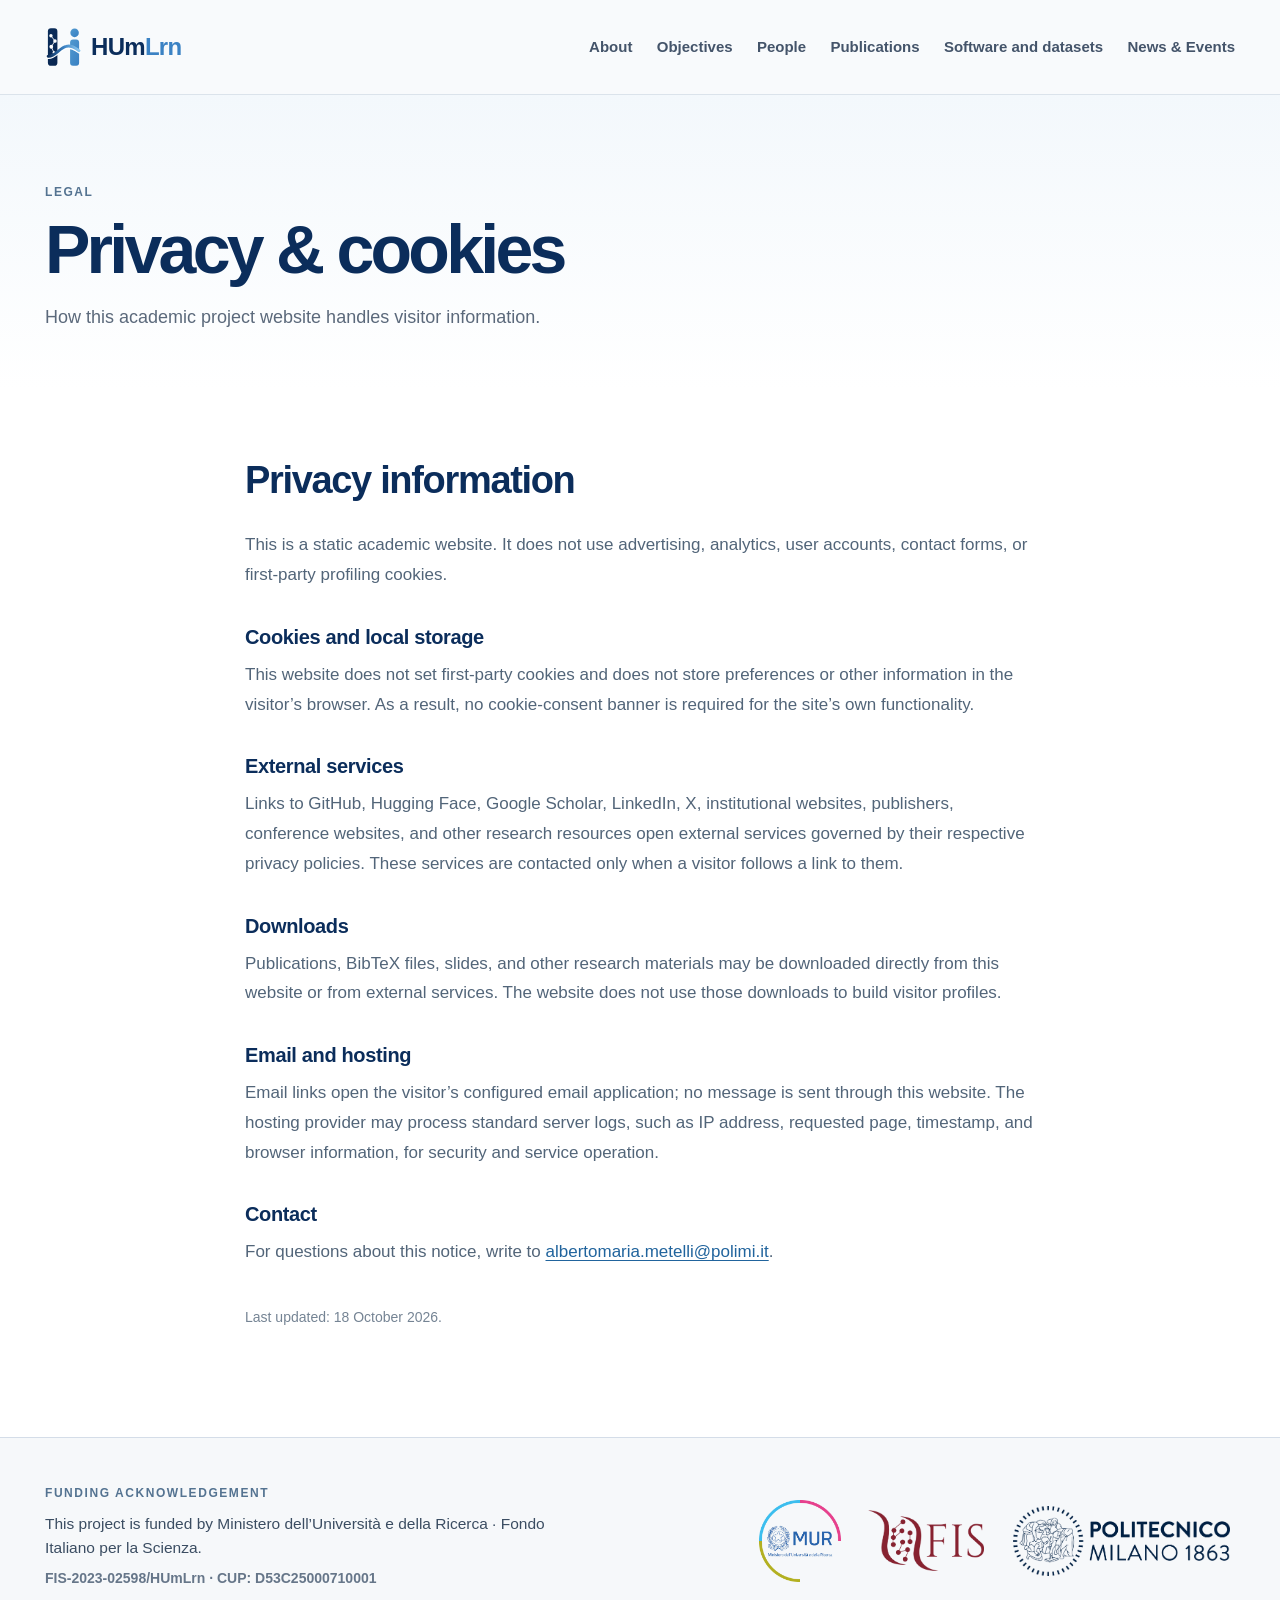
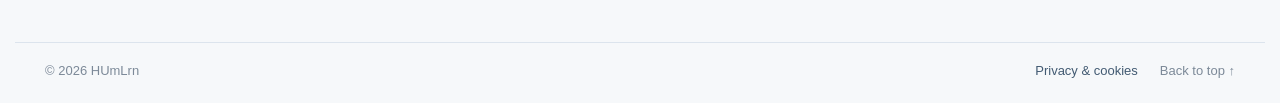
<file: privacy.html>
<!doctype html>
<html lang="en">
<head>
  <meta charset="utf-8">
  <meta name="viewport" content="width=device-width, initial-scale=1">
  <meta name="theme-color" content="#ffffff">
  <meta name="description" content="Privacy and cookie information for the HUmLrn academic project website.">
  <link rel="canonical" href="https://humlrn.github.io/privacy.html">
  <meta property="og:title" content="Privacy &amp; cookies | HUmLrn">
  <meta property="og:description" content="Privacy and cookie information for the HUmLrn academic project website.">
  <meta property="og:type" content="website">
  <meta property="og:url" content="https://humlrn.github.io/privacy.html">
  <title>Privacy &amp; cookies | HUmLrn</title>
  <link rel="icon" href="assets/humlrn-icon.svg" type="image/svg+xml">
  <link rel="alternate icon" href="favicon.ico" type="image/x-icon">
  <link rel="stylesheet" href="assets/site.css">
  <script defer src="assets/site.js"></script>
</head>
<body class="legal-page">
<a class="skip" href="#main">Skip to content</a>
<header class="site-header" id="top">
  <div class="container header-inner">
    <a href="index.html" class="brand" aria-label="HUmLrn homepage">
      <img src="assets/humlrn-icon.svg" alt="" width="43" height="49">
      <span>HUm<span>Lrn</span></span>
    </a>
    <nav class="desktop-nav" aria-label="Main navigation">
      <a href="index.html#about">About</a>
      <a href="index.html#objectives">Objectives</a>
      <a href="index.html#people">People</a>
      <a href="index.html#publications">Publications</a>
      <a href="index.html#software">Software and datasets</a>
      <a href="index.html#news">News &amp; Events</a>
    </nav>
    <button class="nav-trigger" id="nav-trigger" type="button" aria-controls="mobile-nav" aria-expanded="false" aria-label="Open navigation"><span></span><span></span><span></span></button>
  </div>
  <nav class="mobile-nav" id="mobile-nav" aria-label="Mobile navigation" hidden>
    <a href="index.html#about">About</a><a href="index.html#objectives">Objectives</a><a href="index.html#people">People</a><a href="index.html#publications">Publications</a><a href="index.html#software">Software and datasets</a><a href="index.html#news">News &amp; Events</a>
  </nav>
</header>
<main id="main">
  <header class="legal-intro">
    <div class="container">
      <p class="micro-label">LEGAL</p>
      <h1>Privacy &amp; cookies</h1>
      <p>How this academic project website handles visitor information.</p>
    </div>
  </header>
  <section class="section legal-section" aria-labelledby="privacy-title">
    <div class="container legal-copy">
      <h2 id="privacy-title">Privacy information</h2>
      <p>This is a static academic website. It does not use advertising, analytics, user accounts, contact forms, or first-party profiling cookies.</p>

      <h3>Cookies and local storage</h3>
      <p>This website does not set first-party cookies and does not store preferences or other information in the visitor’s browser. As a result, no cookie-consent banner is required for the site’s own functionality.</p>

      <h3>External services</h3>
      <p>Links to GitHub, Hugging Face, Google Scholar, LinkedIn, X, institutional websites, publishers, conference websites, and other research resources open external services governed by their respective privacy policies. These services are contacted only when a visitor follows a link to them.</p>

      <h3>Downloads</h3>
      <p>Publications, BibTeX files, slides, and other research materials may be downloaded directly from this website or from external services. The website does not use those downloads to build visitor profiles.</p>

      <h3>Email and hosting</h3>
      <p>Email links open the visitor’s configured email application; no message is sent through this website. The hosting provider may process standard server logs, such as IP address, requested page, timestamp, and browser information, for security and service operation.</p>

      <h3>Contact</h3>
      <p>For questions about this notice, write to <a href="mailto:albertomaria.metelli@polimi.it">albertomaria.metelli@polimi.it</a>.</p>
      <p class="legal-updated">Last updated: 18 October 2026.</p>
    </div>
  </section>
</main>
<footer class="site-footer">
  <div class="container footer-row">
    <div class="funding-copy"><p class="footer-label">FUNDING ACKNOWLEDGEMENT</p><p>This project is funded by Ministero dell’Università e della Ricerca · Fondo Italiano per la Scienza.</p><p class="grant-code">FIS-2023-02598/HUmLrn · CUP: D53C25000710001</p></div>
    <div class="funding-logos" aria-label="Funding institutions and host institution"><img src="assets/mur.png" alt="Ministero dell’Università e della Ricerca" class="mur-logo"><img src="assets/fis.png" alt="Fondo Italiano per la Scienza" class="fis-logo"><img src="assets/polimi.png" alt="Politecnico di Milano 1863" class="polimi-logo"></div>
  </div>
  <div class="container footer-bottom"><span>© <span id="year">2026</span> HUmLrn</span><span class="footer-links"><a href="privacy.html" aria-current="page">Privacy &amp; cookies</a><a href="#top">Back to top ↑</a></span></div>
</footer>
</body>
</html>
</file>
<file: assets/site.css>
:root{--navy:#0b2d5b;--navy-dark:#092651;--blue:#3b82c4;--bright:#8bc7ee;--text:#182739;--muted:#5b697b;--border:#dbe3eb;--soft:#f6f8fb;--paper:#fff;--max:1190px}
*,*::before,*::after{box-sizing:border-box}
html{scroll-behavior:smooth;scroll-padding-top:115px}
body{margin:0;background:#fff;color:var(--text);font:400 18px/1.67 Inter,"Segoe UI",Arial,sans-serif;-webkit-font-smoothing:antialiased}
button,a{font:inherit}
a{color:inherit;text-decoration:none}
a:focus-visible,button:focus-visible,.diagram-window:focus-visible{outline:3px solid #5599d9;outline-offset:4px}
img,svg{max-width:100%}button{cursor:pointer}
.container{max-width:calc(var(--max) + 60px);padding:0 30px;margin:0 auto}
.sr-only{clip:rect(0,0,0,0);clip-path:inset(50%);height:1px;width:1px;overflow:hidden;position:absolute;white-space:nowrap}
.skip{position:absolute;z-index:300;transform:translateY(-160%);padding:14px 20px;background:var(--navy);color:#fff}.skip:focus{transform:translateY(0)}
.site-header{background:#fff;border-bottom:1px solid #e4ebf1;position:sticky;top:0;z-index:30}
.header-inner{display:flex;min-height:94px;align-items:center;justify-content:space-between;gap:26px}
.brand{display:flex;align-items:center;gap:9px;color:var(--navy);font:750 24px/1.1 "Inter Display",Inter,"Segoe UI",sans-serif;letter-spacing:-.7px;white-space:nowrap}
.brand img{width:37px;height:50px;object-fit:contain}.brand span span{color:var(--blue)}
.desktop-nav{display:flex;flex-wrap:wrap;align-items:center;justify-content:flex-end;gap:clamp(12px,1.9vw,28px)}
.desktop-nav a,.mobile-nav a{font-size:15px;line-height:1.3;font-weight:600;color:#44546a;transition:color .18s ease}
.desktop-nav a:hover,.desktop-nav a[aria-current=true],.mobile-nav a:hover{color:var(--blue)}
.nav-trigger{display:none;padding:14px 9px;border:1px solid var(--border);border-radius:7px;background:#fff;width:47px;height:45px}
.nav-trigger span{display:block;height:2px;width:22px;background:var(--navy);margin:4px auto;border-radius:2px}
.mobile-nav{padding:14px 30px 22px;border-top:1px solid var(--border)}
.mobile-nav:not([hidden]){display:grid;gap:4px}.mobile-nav a{display:block;padding:9px 0}
.intro{padding:90px 0 98px;border-bottom:1px solid var(--border)}
.intro-grid{display:grid;grid-template-columns:minmax(0,1.12fr) minmax(0,.88fr);gap:min(7vw,110px);align-items:center}
.kicker,.micro-label,.section-label,.footer-label{font:700 12px/1.5 Inter,"Segoe UI",sans-serif;letter-spacing:.13em;color:#547391}
.kicker{margin:0 0 24px;letter-spacing:.14em}
.intro-logo{display:block;width:min(100%,605px);height:auto}
.intro-text{padding-top:24px}
.intro-lead{font:530 clamp(23px,2.1vw,29px)/1.43 "Inter Display",Inter,sans-serif;letter-spacing:-.028em;color:var(--navy);margin:0 0 20px}
.intro-text>p:not(.intro-lead){font-size:17px;color:var(--muted);line-height:1.78;margin:0}
.plain-link{display:inline-block;font-size:16px;font-weight:650;color:var(--blue);margin-top:25px}.plain-link:hover{text-decoration:underline}
.section{padding:94px 0 105px;scroll-margin-top:40px;border-bottom:1px solid var(--border)}.section-muted{background:var(--soft)}
.section-heading{margin:0 0 42px;display:flex;align-items:baseline;gap:28px}
.section-label{min-width:183px;flex:none}
h2,h3,h4,p,blockquote{margin-top:0}h2,h3,h4{font-family:"Inter Display",Inter,"Segoe UI",sans-serif;color:var(--navy);letter-spacing:-.038em}
.section-heading h2{font-size:clamp(38px,4.1vw,52px);line-height:1.13;font-weight:700;margin:0}
.section-intro{font-size:19px;line-height:1.67;color:#425267;max-width:840px;margin:0 0 30px}
.question-layout{display:grid;grid-template-columns:minmax(0,1fr) minmax(0,1fr);gap:clamp(45px,7vw,100px);margin-bottom:77px}
.micro-label{margin:0 0 17px}
.question-layout blockquote{font:560 clamp(26px,2.7vw,35px)/1.42 "Inter Display",Inter,sans-serif;letter-spacing:-.035em;color:var(--navy);padding:0 0 0 22px;border-left:4px solid var(--blue);margin:0}
.body-copy p{font-size:18px;line-height:1.8;color:#425267;margin:0 0 22px}
.diagram-heading{border-top:1px solid var(--border);padding-top:35px;display:flex;justify-content:space-between;gap:30px;align-items:end;margin:0 0 23px}
.diagram-heading h3{font-size:27px;font-weight:650;letter-spacing:-.035em;line-height:1.26;margin:0}
.diagram-heading>p{font-size:16px;color:var(--muted);max-width:310px;margin:0}
.diagram-card{border:1px solid #d5e1ec;border-radius:12px;overflow:hidden;background:#fff}
.feedback-tabs{display:grid;grid-template-columns:repeat(4,minmax(0,1fr));border-bottom:1px solid var(--border)}
.feedback-tab{background:#fff;border:0;border-right:1px solid var(--border);padding:19px 9px 20px;font-size:16px;font-weight:650;color:#66768a;text-align:center;transition:color .2s,background .2s;position:relative}
.feedback-tab:last-child{border-right:0}.feedback-tab:hover{background:#f6fafe;color:var(--navy)}
.feedback-tab.active{color:var(--navy);background:#f2f8fd}
.feedback-tab.active::after{position:absolute;content:"";left:0;right:0;height:3px;bottom:0;background:linear-gradient(90deg,#0b2d5b,#3b82c4,#8bc7ee)}
.diagram-window{overflow-x:auto;overscroll-behavior-x:contain;background:linear-gradient(#fff,#fff)}
.feedback-diagram{width:100%;height:auto;display:block;min-width:710px}
.entity-circle{fill:#fff;stroke:#bfd0df;stroke-width:1.6}.diagram-caption{font:700 13px Inter,Arial,sans-serif;fill:#385677;letter-spacing:.085em}
.feedback-path{stroke:#cbd6e2;opacity:.7;transition:stroke .25s,opacity .25s,stroke-width .25s;stroke-dasharray:5 7}
.feedback-path.selected{stroke:var(--blue);opacity:1;stroke-width:4;stroke-dasharray:10 8;animation:dash-motion 1.8s linear infinite}
@keyframes dash-motion{to{stroke-dashoffset:-72}}
.feedback-node rect{stroke:#d5e0ea;stroke-width:1.5;fill:#fff;transition:fill .25s,stroke .25s}.feedback-node text{font:550 16px Inter,Arial,sans-serif;fill:#68798d;transition:fill .25s}.feedback-node .bullet{fill:#c9d5e2;transition:fill .25s}
.feedback-node.selected rect{fill:#eaf4fd;stroke:#66a1d4}.feedback-node.selected text{fill:var(--navy);font-weight:700}.feedback-node.selected .bullet{fill:#3b82c4}
.unify-label{font:700 25px Inter,Arial,sans-serif;fill:#fff;letter-spacing:-.7px}.unify-small{font:500 10px Inter,Arial,sans-serif;fill:#d3eaff;letter-spacing:.07em}.environment-label{font:550 12px Inter,Arial,sans-serif;fill:#5c6c7e}
.feedback-detail{display:grid;grid-template-columns:220px 1fr;align-items:center;gap:32px;padding:27px 37px 29px;background:#f7f9fc;border-top:1px solid var(--border)}
.feedback-detail span{font-size:12px;letter-spacing:.11em;font-weight:700;color:#7388a2}
.feedback-detail h4{font-size:21px;line-height:1.2;margin:5px 0 0}
.feedback-detail p{margin:0;font-size:17px;line-height:1.65;color:#43556a}
.diagram-caption-note{font-size:14px;color:#7b889a;margin:13px 0 0}
.objective-rows{border-top:1px solid #bbcbdc}.objective-row{display:grid;grid-template-columns:125px minmax(0,1fr);gap:30px;padding:27px 18px 28px 0;border-bottom:1px solid var(--border)}
.objective-index{color:#5c98cd;font:700 28px "Inter Display",Inter,sans-serif;letter-spacing:-.04em}.objective-row h3{font-size:26px;font-weight:650;margin:0 0 5px;line-height:1.3}.objective-row p{color:#47576b;font-size:18px;line-height:1.65;margin:0;max-width:875px}
.demo-note{padding:15px 18px;border:1px solid #d8e2ec;background:#fff;border-left:3px solid #9db1c6;border-radius:4px;color:#58687c;font-size:15px;line-height:1.55;margin:-10px 0 29px}.demo-note strong{color:var(--navy)}
.team-groups{border-top:1px solid #c7d2df}.team-row{display:grid;grid-template-columns:245px minmax(0,1fr);gap:34px;padding:29px 0 35px;border-bottom:1px solid #c7d2df}.team-row>h3{font-size:19px;line-height:1.4;letter-spacing:-.02em;color:#284565;margin:9px 0 0}
.team-members{display:grid;grid-template-columns:repeat(auto-fit,minmax(215px,1fr));column-gap:20px;row-gap:26px}.member{display:flex;gap:14px;align-items:flex-start;min-width:0}
.avatar{display:grid;place-items:center;width:52px;height:52px;flex:none;border:1px solid #c9d8e8;border-radius:50%;background:#e5edf6;color:#496a8c;font-weight:700;font-size:17px}.avatar-confirmed{background:#d3e8f8;border-color:#9cc6e8;color:var(--navy)}
.member h4{font-size:18px;font-weight:650;line-height:1.35;margin:0 0 4px;letter-spacing:-.02em}.member p{font-size:14px;line-height:1.4;color:#718093;margin:0}.member a{font-size:13px;color:var(--blue);font-weight:650;display:inline-block;margin-top:8px}
.publication-intro{display:grid;grid-template-columns:1fr 1fr;gap:30px;align-items:start;margin:0 0 26px}.publication-intro p{font-size:17px;color:#536377;margin:0;line-height:1.64}.publication-intro .publication-disclaimer{font-size:14px;color:#8b91a0}
.publication-list{background:#111419;color:#eceef6;border-radius:8px;padding:32px 38px 36px;max-width:100%}.publication-year{font-size:13px;letter-spacing:.14em;color:#a3add5;font-weight:750;padding-bottom:16px;margin-bottom:19px;border-bottom:1px solid #343b46}
.publication{display:grid;grid-template-columns:68px minmax(0,1fr);gap:25px}.publication-code{font-size:19px;color:#aab7fb;font-weight:750;line-height:1.5}.publication h3{color:#ecedf3;font-size:clamp(21px,2vw,27px);letter-spacing:-.023em;line-height:1.37;font-weight:700;margin:0 0 13px}
.pub-authors{font-size:clamp(17px,1.7vw,21px);line-height:1.5;color:#a5adbe;margin:0 0 11px}.pub-authors a{color:#e5e8f0;font-weight:600;text-decoration:underline;text-decoration-color:#aab7fb;text-underline-offset:5px}
.publication-meta{display:flex;align-items:baseline;flex-wrap:wrap;column-gap:24px;row-gap:3px;font-size:18px}.pub-venue{font-weight:680;color:#edf0f6}.publication-meta a{color:#aab7fb;font-weight:650}.publication-meta a:hover{text-decoration:underline;text-underline-offset:3px}
.resource-rows{border-top:1px solid #cbd8e6}.resource-row{display:grid;grid-template-columns:64px 1fr auto;align-items:center;gap:23px;border-bottom:1px solid #cbd8e6;padding:29px 0}.resource-symbol{font-size:23px;color:var(--blue);font-weight:700;text-align:center}.resource-row h3{font-size:23px;margin:0 0 7px}.resource-row p{font-size:17px;color:#586b7f;line-height:1.5;margin:0}.resource-status{font-size:13px;font-weight:650;letter-spacing:.02em;color:#667b90;padding:8px 12px;border:1px solid #d4dee8;border-radius:4px;white-space:nowrap}
.resource-featured{background:transparent}.resource-row h3 a{transition:color .18s ease}.resource-row h3 a:hover{color:var(--blue)}.resource-row h3 a span{color:var(--blue)}.resource-link{color:#276fae;border-color:#b9d2e7;background:#f4f9fd;transition:background .18s ease,border-color .18s ease}.resource-link:hover{background:#e8f3fb;border-color:#8fbadd}
.news-grid{display:grid;grid-template-columns:1fr 1fr;gap:65px}.news-grid h3{font-size:26px;margin:0 0 9px}.news-grid p{color:#536477;line-height:1.66;font-size:18px}.quiet-record{border-top:1px solid var(--border);padding:26px 0;font-size:16px;font-style:italic;color:#8493a4}
.site-footer{background:#f6f8fa;border-top:1px solid #d4dde8}.footer-row{display:grid;grid-template-columns:minmax(0,.92fr) minmax(0,1.08fr);align-items:center;gap:50px;padding-top:46px;padding-bottom:45px}
.footer-label{margin:0 0 10px}.funding-copy>p:not(.footer-label){font-size:15.5px;line-height:1.55;color:#3b4d62;margin:0 0 11px}.funding-copy .grant-code{font-size:14px!important;font-weight:650;color:#667689!important}
.funding-logos{display:flex;justify-content:space-between;align-items:center;gap:19px;min-width:0}
.funding-logos img{object-fit:contain;display:block;max-width:100%;min-width:0}.mur-logo{width:88px;height:88px}.fis-logo{width:115px;height:74px}.polimi-logo{width:227px;height:81px}
.footer-bottom{display:flex;justify-content:space-between;gap:20px;border-top:1px solid #dce4ed;padding-top:17px;padding-bottom:21px;color:#7c8998;font-size:13px}.footer-bottom a:hover{color:var(--blue)}
@media(max-width:1100px){.desktop-nav{gap:13px}.desktop-nav a{font-size:13px}.intro-grid{gap:42px}.footer-row{gap:28px}.polimi-logo{width:180px}.mur-logo{width:74px}.fis-logo{width:105px}}
@media(max-width:890px){.desktop-nav{display:none}.nav-trigger{display:block}.header-inner{min-height:80px}.intro{padding:64px 0 76px}.intro-grid{grid-template-columns:1fr;gap:20px}.intro-logo{max-width:570px}.intro-text{max-width:700px;padding-top:0}.section{padding:70px 0 78px}.question-layout{grid-template-columns:1fr;gap:24px}.body-copy{max-width:750px}.team-row{grid-template-columns:190px 1fr}.footer-row{grid-template-columns:1fr;gap:16px}.funding-logos{justify-content:flex-start;gap:30px}.section-heading{display:block}.section-label{display:block;margin-bottom:9px}}
@media(max-width:630px){.container{padding:0 20px}.brand{font-size:23px}.intro{padding:46px 0 51px}.kicker{font-size:10.5px;margin-bottom:10px}.intro-text .intro-lead{font-size:24px}.intro-text>p:not(.intro-lead){font-size:16.5px}.section{padding:57px 0 63px}.section-heading{margin-bottom:29px}.section-heading h2{font-size:38px}.question-layout{margin-bottom:44px}.question-layout blockquote{font-size:26px;padding-left:17px}.body-copy p,.objective-row p{font-size:16.5px}.diagram-heading{display:block;padding-top:26px}.diagram-heading h3{font-size:22px}.diagram-heading>p{margin-top:9px}.feedback-tabs{grid-template-columns:1fr 1fr}.feedback-tab{font-size:14px;padding:13px 8px}.feedback-tab:nth-child(2){border-right:0}.feedback-tab:nth-child(-n+2){border-bottom:1px solid var(--border)}.diagram-window{position:relative}.feedback-detail{grid-template-columns:1fr;gap:6px;padding:20px}.feedback-detail h4{font-size:20px}.feedback-detail p{font-size:16px}.objective-row{grid-template-columns:55px 1fr;gap:17px;padding:22px 0}.objective-row h3{font-size:22px}.objective-index{font-size:24px}.team-row{grid-template-columns:1fr;gap:13px;padding:22px 0}.team-row>h3{font-size:18px;margin:0}.team-members{grid-template-columns:1fr 1fr;gap:18px 10px}.member{gap:9px}.avatar{width:40px;height:40px;font-size:14px}.member h4{font-size:15.5px}.member p{font-size:12.5px}.publication-intro{grid-template-columns:1fr;gap:10px}.publication-list{padding:24px 21px}.publication{grid-template-columns:1fr;gap:6px}.publication-code{font-size:14px}.publication h3{font-size:21px}.publication-meta{font-size:16px;column-gap:16px}.pub-authors{font-size:17px}.resource-row{grid-template-columns:42px 1fr;gap:14px}.resource-symbol{font-size:20px}.resource-status{grid-column:2;justify-self:start}.resource-row h3{font-size:20px}.resource-row p{font-size:16px}.news-grid{grid-template-columns:1fr;gap:25px}.funding-logos{flex-wrap:wrap;gap:15px 25px}.mur-logo{width:72px;height:72px}.fis-logo{width:105px;height:65px}.polimi-logo{width:186px;height:70px}.footer-row{padding-top:33px;padding-bottom:30px}.footer-bottom{font-size:12px}}
@media(max-width:370px){.team-members{grid-template-columns:1fr}.brand{font-size:22px}.publication-list{padding:23px 16px}.funding-logos{gap:11px 18px}}
@media(prefers-reduced-motion:reduce){html{scroll-behavior:auto}*,*:before,*:after{animation:none!important;transition:none!important}}

/* 2026 content and layout refinement */
.section{padding:82px 0 90px}
.section-heading{display:block;margin-bottom:34px}
.section-heading h2{margin:0}
.question-layout{margin-bottom:58px}
.diagram-card{border-radius:14px}
.feedback-tab{display:flex;align-items:center;justify-content:center;gap:10px;padding:17px 9px;color:#5e6f82}
.feedback-tab svg{width:22px;height:22px;fill:none;stroke:currentColor;stroke-width:1.8;stroke-linecap:round;stroke-linejoin:round;flex:none}
.feedback-tab.feedback-demonstrations svg path:first-child,.feedback-tab.feedback-preferences svg path,.feedback-tab.feedback-proxy svg path{fill:currentColor;stroke:none}
.feedback-tab.active{background:color-mix(in srgb,var(--feedback-color) 9%,white);color:var(--feedback-color)}
.feedback-tab.active::after{background:var(--feedback-color)}
.feedback-demonstrations{--feedback-color:#2f80c5}.feedback-preferences{--feedback-color:#8a5bb5}.feedback-corrections{--feedback-color:#d47a36}.feedback-proxy{--feedback-color:#2a9278}
.feedback-path.selected{stroke:var(--feedback-color)}
.feedback-node .icon-disc{fill:#eef2f6;transition:fill .25s}.feedback-node .node-icon{fill:var(--feedback-color);stroke:none}.feedback-node .line-icon{fill:none;stroke:var(--feedback-color);stroke-width:1.8;stroke-linecap:round;stroke-linejoin:round}
.feedback-node.selected rect{fill:color-mix(in srgb,var(--feedback-color) 9%,white);stroke:var(--feedback-color)}.feedback-node.selected text{fill:#173451}.feedback-node.selected .icon-disc{fill:var(--feedback-color)}.feedback-node.selected .node-icon{fill:#fff}.feedback-node.selected .line-icon{fill:none;stroke:#fff}
.unify-unit image{pointer-events:none}.unify-small{font-size:9px;letter-spacing:.13em}
.project-overview{border-bottom:1px solid var(--border)}
.project-facts{display:grid;grid-template-columns:repeat(4,1fr);border-top:1px solid #c9d6e3;border-bottom:1px solid #c9d6e3}
.project-facts article{padding:26px 25px 28px;border-right:1px solid #c9d6e3}.project-facts article:first-child{padding-left:0}.project-facts article:last-child{border-right:0}
.project-facts span{display:block;color:#62758b;font-size:12px;font-weight:750;letter-spacing:.1em;text-transform:uppercase;margin-bottom:9px}.project-facts strong{display:block;color:var(--navy);font:650 21px/1.3 "Inter Display",Inter,sans-serif;letter-spacing:-.02em}.project-facts p{font-size:15px;line-height:1.5;color:#65758a;margin:7px 0 0}.project-facts .status-active{display:flex;align-items:center;gap:8px}.project-facts .status-active::before{content:"";width:9px;height:9px;border-radius:50%;background:#2a9278;box-shadow:0 0 0 4px #dbeee9}
#people,#publications,#software,#news{padding-top:72px;padding-bottom:78px}
.team-directory{display:grid;grid-template-columns:repeat(3,minmax(0,1fr));gap:36px 42px}
.team-directory .member{display:grid;grid-template-columns:54px minmax(0,1fr);gap:15px;align-items:start}.team-directory .avatar{width:52px;height:52px;margin:0}
.team-directory .member-copy{min-width:0}.team-directory h3{font-size:19px;line-height:1.3;letter-spacing:-.025em;margin:1px 0 8px}.team-directory p{font-size:14px;line-height:1.45;margin:0 0 2px;color:#65768a}
.member-links{display:flex;flex-wrap:wrap;gap:13px;margin-top:9px;font-size:13px;font-weight:650}.member-links a{color:var(--blue);margin:0;font-size:inherit}.member-links span{color:#8a98a8}
.publication-list{padding:0;background:transparent;color:var(--text);border-radius:0;border-top:1px solid #bfcddd}
.publication{grid-template-columns:90px minmax(0,1fr);gap:28px;padding:28px 0 30px;border-bottom:1px solid var(--border)}
.publication-year{font-size:14px;line-height:1.5;letter-spacing:.08em;color:#4f86b5;font-weight:750;padding:4px 0 0;margin:0;border:0}
.publication h3{color:var(--navy);font-size:clamp(21px,2vw,27px);margin-bottom:10px}.pub-authors{color:#5c6b7e;font-size:17px;margin-bottom:10px}.pub-authors a{color:#365d83;text-decoration-color:#91aac2}.publication-meta{font-size:16px}.pub-venue{color:var(--navy)}.publication-meta a{color:#3178b8}
.activity-list{border-top:1px solid #bdccda}
.activity-item{display:grid;grid-template-columns:78px minmax(0,1fr) 28px;gap:27px;align-items:center;padding:24px 4px 25px 0;border-bottom:1px solid var(--border)}
.activity-item time{color:var(--navy);font:700 25px/1 "Inter Display",Inter,sans-serif;text-align:center}.activity-item time span{display:block;color:#678099;font:750 11px/1.2 Inter,sans-serif;letter-spacing:.12em;margin-bottom:6px}.activity-type{display:block;color:#5281aa;font-size:11px;font-weight:750;letter-spacing:.11em;text-transform:uppercase;margin-bottom:6px}.activity-item h3{font-size:21px;line-height:1.35;margin:0 0 4px;letter-spacing:-.025em}.activity-item p{font-size:15.5px;line-height:1.5;color:#64758a;margin:0}.activity-arrow{font-size:20px;color:#5a93c4}
.contact-cta{background:var(--navy);color:#fff;padding:58px 0}.contact-cta-inner{display:flex;align-items:center;justify-content:space-between;gap:50px}.contact-cta p{font-size:11px;font-weight:750;letter-spacing:.14em;color:#9ecaea;margin:0 0 8px}.contact-cta h2{color:#fff;font-size:clamp(30px,3.2vw,43px);line-height:1.15;margin:0 0 9px}.contact-cta span{color:#c8d8e8;font-size:16px}.contact-cta a{display:inline-flex;align-items:center;gap:14px;flex:none;background:#fff;color:var(--navy);font-weight:700;padding:15px 20px;border-radius:6px}.contact-cta a span{color:var(--blue);font-size:18px}
@media(max-width:890px){.section{padding:66px 0 72px}.project-facts{grid-template-columns:1fr 1fr}.project-facts article:nth-child(2){border-right:0}.project-facts article:nth-child(-n+2){border-bottom:1px solid #c9d6e3}.project-facts article:nth-child(3){padding-left:0}.team-directory{grid-template-columns:1fr 1fr}.contact-cta-inner{align-items:flex-end}}
@media(max-width:630px){.section{padding:54px 0 60px}.section-heading{margin-bottom:27px}.question-layout{margin-bottom:40px}.feedback-tab{gap:7px}.feedback-tab svg{width:19px;height:19px}.feedback-diagram{min-width:680px}.project-facts{grid-template-columns:1fr}.project-facts article,.project-facts article:first-child,.project-facts article:nth-child(3){padding:20px 0;border-right:0;border-bottom:1px solid #c9d6e3}.project-facts article:last-child{border-bottom:0}.team-directory{grid-template-columns:1fr;gap:27px}.team-directory .member{grid-template-columns:52px 1fr;gap:14px}#people,#publications,#software,#news{padding-top:52px;padding-bottom:58px}.publication{grid-template-columns:1fr;gap:3px;padding:22px 0}.publication-year{padding:0;margin-bottom:6px}.activity-item{grid-template-columns:52px minmax(0,1fr);gap:16px;padding:21px 0}.activity-item time{font-size:21px}.activity-item h3{font-size:19px}.activity-arrow{display:none}.contact-cta{padding:44px 0}.contact-cta-inner{display:block}.contact-cta a{margin-top:25px;width:max-content}.contact-cta span{font-size:15px}}

/* Legibility refinements */
.project-facts span{font-size:13px}
.team-directory h3{margin-bottom:9px}
.team-directory p{font-size:15px;line-height:1.5;margin-bottom:5px}
.member-links{font-size:14px;margin-top:11px}
.member-links span{color:#7d8c9d}
.activity-item time span,.activity-type{font-size:12px}
.activity-type{margin-bottom:7px}

/* Sticky header treatment */
.site-header{background:rgba(248,250,252,.94);border-bottom-color:#dbe3eb;backdrop-filter:blur(10px);-webkit-backdrop-filter:blur(10px);transition:box-shadow .2s ease,background-color .2s ease}
.site-header.is-scrolled{background:rgba(248,250,252,.97);box-shadow:0 7px 22px rgba(11,45,91,.08)}

/* Project information integrated into About */
.project-facts-inline{grid-template-columns:repeat(4,minmax(0,1fr));margin:0 0 42px}
.project-facts-inline article:first-child{border-bottom:0}
.project-facts-inline article:nth-child(2){border-right:1px solid #c9d6e3;border-bottom:0}
.project-facts-inline article:nth-child(3),.project-facts-inline article:nth-child(4){padding-left:25px}
.project-progress{--project-progress:26%;display:grid;grid-template-columns:minmax(0,1fr) auto;align-items:center;gap:11px;margin-top:13px}
.project-progress::before{content:"";grid-column:1;grid-row:1;height:8px;border-radius:99px;background:#dce5ec}
.project-progress i{grid-column:1;grid-row:1;display:block;width:var(--project-progress);height:8px;border-radius:99px;background:linear-gradient(90deg,var(--navy),var(--blue));transition:width .35s ease}
.project-progress b{grid-column:2;grid-row:1;color:#46647f;font-size:13px;line-height:1;font-weight:750}
@media(max-width:890px){.project-facts-inline{grid-template-columns:repeat(2,minmax(0,1fr))}.project-facts-inline article:nth-child(2){border-right:0}.project-facts-inline article:nth-child(-n+2){border-bottom:1px solid #c9d6e3}.project-facts-inline article:nth-child(3){padding-left:0}}
@media(max-width:630px){.project-facts-inline{grid-template-columns:1fr;margin-bottom:32px}.project-facts-inline article:first-child,.project-facts-inline article:nth-child(2),.project-facts-inline article:nth-child(3),.project-facts-inline article:nth-child(4){padding:20px 0;border-right:0;border-bottom:1px solid #c9d6e3}.project-facts-inline article:nth-child(4){border-bottom:0}}

/* Branded opening and About narrative */
.intro{padding:72px 0 78px}
.intro-brand-only{display:flex;align-items:center;justify-content:center;text-align:center}
.intro-brand-only .intro-logo{width:min(100%,620px);margin:0 auto}
.about-intro{display:grid;grid-template-columns:minmax(0,1.12fr) minmax(0,.88fr);gap:min(7vw,110px);align-items:start;margin:0 0 58px}
.about-intro .intro-lead{margin:0}.about-intro>p:not(.intro-lead){font-size:18px;line-height:1.78;color:var(--muted);margin:4px 0 0}
.project-facts-inline{margin:42px 0 0}

/* Feedback hover/focus description */
.diagram-card{position:relative}
.feedback-hover-description{position:absolute;z-index:5;top:76px;left:50%;width:min(520px,calc(100% - 40px));padding:11px 16px;border-radius:7px;background:rgba(9,38,81,.96);box-shadow:0 8px 24px rgba(9,38,81,.16);color:#fff;font-size:14px;line-height:1.45;text-align:center;opacity:0;visibility:hidden;transform:translate(-50%,-5px);transition:opacity .16s ease,transform .16s ease,visibility .16s}
.feedback-hover-description.is-visible{opacity:1;visibility:visible;transform:translate(-50%,0)}
.unify-label{font-size:22px;letter-spacing:-.6px}

/* Shared visual rhythm for output and activity entries */
.publication-list,.resource-rows,.activity-list{border-top:1px solid #bdccda}
.publication,.resource-row,.activity-item{padding-top:25px;padding-bottom:26px;border-bottom:1px solid var(--border)}
.publication{grid-template-columns:64px minmax(0,1fr);gap:23px}
.activity-item{grid-template-columns:64px minmax(0,1fr) 28px;gap:23px}
.publication h3,.resource-row h3,.activity-item h3{font-size:21px;line-height:1.35;letter-spacing:-.025em;margin-top:0;margin-bottom:6px}
.pub-authors,.resource-row p,.activity-item p{font-size:15.5px;line-height:1.5;color:#64758a}
.publication-meta a,.resource-status{display:inline-block;padding:5px 9px;border:1px solid #d1dce7;border-radius:4px;background:rgba(255,255,255,.55);font-size:13px;line-height:1.35}
.publication-meta{gap:10px}.publication-meta .pub-venue{margin-right:8px}
@media(max-width:890px){.about-intro{grid-template-columns:1fr;gap:16px}.intro{padding:58px 0 64px}}
@media(max-width:630px){.intro{padding:42px 0 47px}.intro-brand-only .intro-logo{width:min(100%,430px)}.about-intro{margin-bottom:42px}.about-intro>p:not(.intro-lead){font-size:16.5px}.project-facts-inline{margin:32px 0 0}.feedback-hover-description{top:111px;font-size:13px}.publication,.activity-item{grid-template-columns:52px minmax(0,1fr);gap:16px}.publication{grid-template-columns:1fr}.activity-item{padding-top:22px;padding-bottom:23px}}

/* Team portraits */
.team-directory{gap:42px 46px}
.team-directory .member{grid-template-columns:84px minmax(0,1fr);gap:17px;align-items:start}
.team-photo{display:block;width:82px;height:82px;object-fit:cover;object-position:center;border-radius:50%;border:1px solid #cbd9e6;background:#e8eef5}
.team-directory h3{margin-top:3px}
.team-directory h3 a{font:inherit;color:inherit;display:inline;margin:0;transition:color .18s ease}.team-directory h3 a:hover{color:var(--blue)}.team-directory h3 a span{color:var(--blue);font-size:.78em;margin-left:2px}
.member-badge{display:inline-block;vertical-align:2px;margin-left:5px;padding:2px 5px;border-radius:3px;background:#e8f3fc;color:#367fbf;font:750 10px/1.25 Inter,sans-serif;letter-spacing:.06em}
.team-directory .member-links{min-height:20px}
@media(max-width:890px){.team-directory .member{grid-template-columns:76px minmax(0,1fr);gap:15px}.team-photo{width:74px;height:74px}}
@media(max-width:630px){.team-directory{gap:30px}.team-directory .member{grid-template-columns:72px minmax(0,1fr);gap:15px}.team-photo{width:70px;height:70px}.team-directory .member-links{min-height:0}}

/* Unified About layout */
.about-intro,.question-layout{grid-template-columns:minmax(0,1fr) minmax(0,1fr);gap:clamp(52px,7vw,100px)}
.about-intro{align-items:start;margin:0;padding:0 0 44px;border-bottom:1px solid var(--border)}
.about-intro .intro-lead{font-size:clamp(26px,2.35vw,32px);line-height:1.43;max-width:570px}
.about-intro>p:not(.intro-lead){font-size:18px;line-height:1.72;color:#506176;margin:3px 0 0;max-width:520px}
.question-layout{align-items:start;margin:0 0 52px;padding-top:44px}
.question-layout blockquote{font-size:clamp(27px,2.45vw,33px);line-height:1.43}
.body-copy p{line-height:1.72;color:#506176;margin-bottom:18px}
@media(max-width:890px){.about-intro,.question-layout{grid-template-columns:1fr;gap:22px}.about-intro{padding-bottom:34px}.question-layout{padding-top:34px;margin-bottom:43px}.about-intro .intro-lead,.about-intro>p:not(.intro-lead){max-width:750px}}
@media(max-width:630px){.about-intro,.question-layout{gap:19px}.about-intro{padding-bottom:28px}.question-layout{padding-top:29px;margin-bottom:38px}.about-intro .intro-lead{font-size:24px}.about-intro>p:not(.intro-lead),.body-copy p{font-size:16.5px}.question-layout blockquote{font-size:25px}}

/* Concise About introduction */
.about-intro{display:block}
.about-intro .intro-lead{max-width:1140px;font-size:clamp(28px,2.65vw,37px);line-height:1.34;font-weight:510;letter-spacing:-.034em;text-wrap:balance}
.about-intro .lead-project{font-weight:760;color:var(--navy)}
.about-intro .intro-lead strong{font-weight:650;color:#276da9}
.about-intro .intro-lead .lead-unified{color:var(--navy);background:linear-gradient(transparent 69%,rgba(139,199,238,.42) 69%);box-decoration-break:clone;-webkit-box-decoration-break:clone}
.about-bridge{padding-top:35px}
.about-bridge>p{font-size:19px;line-height:1.72;max-width:560px;margin-bottom:24px}
.feedback-node{cursor:help}
.feedback-node:focus{outline:none}.feedback-node:focus rect{stroke:var(--feedback-color);stroke-width:2.5}
@media(max-width:890px){.about-bridge{padding-top:0}}
@media(max-width:630px){.about-intro .intro-lead{font-size:25px;line-height:1.4}}

/* Research objectives: 2 × 2 */
.objective-rows{display:grid;grid-template-columns:repeat(2,minmax(0,1fr));border:1px solid #c5d3e0}
.objective-row{grid-template-columns:54px minmax(0,1fr);gap:20px;align-content:start;min-height:190px;padding:31px 32px;border:0}
.objective-row:nth-child(odd){border-right:1px solid #c5d3e0}
.objective-row:nth-child(-n+2){border-bottom:1px solid #c5d3e0}
.objective-row h3{font-size:24px;margin-bottom:8px}
.objective-row p{font-size:16.5px;line-height:1.58}
.objective-index{font-size:25px}
@media(max-width:630px){.about-bridge>p{font-size:16.5px;margin-bottom:19px}.objective-rows{grid-template-columns:1fr}.objective-row{min-height:0;padding:24px 20px;grid-template-columns:43px minmax(0,1fr);gap:14px}.objective-row:nth-child(odd){border-right:0}.objective-row:nth-child(-n+3){border-bottom:1px solid #c5d3e0}.objective-row h3{font-size:21px}.objective-row p{font-size:16px}.objective-index{font-size:22px}}

/* Independent objective panels */
.objective-rows{display:flex;flex-wrap:wrap;gap:20px;border:0}
.objective-row{flex:1 1 calc(50% - 10px);grid-template-columns:48px minmax(0,1fr);min-width:360px;min-height:184px;padding:29px 30px;border:1px solid #d2dde7!important;border-radius:10px;background:#fff;box-shadow:0 2px 9px rgba(11,45,91,.025);transition:transform .18s ease,border-color .18s ease,box-shadow .18s ease}
.objective-row:hover{transform:translateY(-2px);border-color:#aac3d9!important;box-shadow:0 10px 24px rgba(11,45,91,.07)}
.objective-index{display:grid;place-items:center;width:42px;height:42px;border-radius:50%;background:#e7f2fb;color:#337fbd;font-size:18px;line-height:1}
.objective-row h3{margin-top:5px}
@media(max-width:760px){.objective-rows{display:block}.objective-row{min-width:0;min-height:0;margin-bottom:15px;padding:24px 22px}.objective-row:last-child{margin-bottom:0}}

/* Stable funding acknowledgement footer */
.footer-row{grid-template-columns:minmax(0,.95fr) minmax(460px,1.05fr);gap:58px;align-items:center}
.funding-copy{min-width:0}.funding-copy .footer-label{margin-bottom:10px}.funding-copy>p:not(.footer-label){max-width:520px;margin-bottom:8px}
.funding-logos{display:grid;grid-template-columns:88px 116px 227px;justify-content:end;align-items:center;gap:24px}
.funding-logos img{width:100%;height:76px;object-fit:contain;object-position:center}
.funding-logos .mur-logo{height:82px}.funding-logos .fis-logo{height:70px}.funding-logos .polimi-logo{height:70px}
@media(max-width:980px){.footer-row{grid-template-columns:1fr;gap:28px}.funding-logos{justify-content:start}}
@media(max-width:630px){.footer-row{gap:23px;padding-top:34px;padding-bottom:31px}.funding-copy>p:not(.footer-label){font-size:14.5px}.funding-copy .grant-code{font-size:13px!important}.funding-logos{grid-template-columns:64px 88px minmax(145px,180px);gap:16px}.funding-logos .mur-logo{height:64px}.funding-logos .fis-logo{height:56px}.funding-logos .polimi-logo{height:58px}}
@media(max-width:370px){.funding-logos{grid-template-columns:58px 78px minmax(130px,1fr);gap:11px}}

/* Publications: detailed scholarly metadata and citation actions. */
.section-summary{font-size:16px;color:var(--muted);line-height:1.65;margin:-15px 0 29px;max-width:890px}
.publication-kind{font-size:11px;line-height:1.45;font-weight:800;letter-spacing:.11em;text-transform:uppercase;color:#567fa5;margin-bottom:8px}
.publication-details{display:flex;flex-wrap:wrap;gap:7px;margin-top:11px}
.publication-tag{font-size:12px;font-weight:600;line-height:1.45;padding:3px 8px;border:1px solid #d0dfea;border-radius:4px;color:#4d667c;background:#edf3f9}
.publication-links{display:flex;flex-wrap:wrap;gap:9px;margin-top:12px}
.publication-links a,.publication-links button{display:inline-block;font-size:13px;font-weight:650;line-height:1.45;color:#286eab;padding:5px 10px;background:#fff;border:1px solid #cbdbe8;border-radius:4px;transition:background .15s ease,border-color .15s ease}
.publication-links a:hover,.publication-links button:hover{background:#eaf4fc;border-color:#9ac1de}
.publication-links button{cursor:pointer}
.publication-links button.copied{color:#257249;border-color:#b2d6bf;background:#edf8f0}
.resource-rows .resource-featured{align-items:start}
.resource-symbol-hf{font-size:21px}
.resource-sublist{list-style:none;margin:16px 0 0;padding:0;border-top:1px solid #e1e8ef}
.resource-sublist li{display:flex;flex-wrap:wrap;gap:4px 14px;align-items:baseline;border-bottom:1px solid #e1e8ef;padding:11px 0;font-size:14px;line-height:1.45;color:#667b8e}
.resource-sublist li:last-child{border-bottom:0}
.resource-sublist li a{color:#215b91;font-weight:650}
.resource-sublist li a:hover{text-decoration:underline;text-underline-offset:3px}
.resource-sublist li a strong,.resource-sublist li>strong{color:var(--navy);font-size:14px}
@media(max-width:630px){.publication-links{gap:7px}.publication-links a,.publication-links button{font-size:12px}.section-summary{margin:-7px 0 20px}.resource-sublist li{display:block}.resource-sublist li > span{display:block;margin-top:2px}}

/* Software and datasets: official brand icons, no gradient background. */
.resource-symbol{display:flex;align-items:flex-start;justify-content:center;min-width:0}
.resource-symbol img{display:block;width:44px;height:44px;object-fit:contain}
.resource-symbol-hf img{width:48px;height:45px}
@media(max-width:630px){.resource-symbol img{width:36px;height:36px}.resource-symbol-hf img{width:40px;height:38px}}

/* Quieter dividers: preserve only useful group separators. */
.intro, .section, .project-overview { border-bottom: 0; }
.about-intro { border-bottom: 0; }
.diagram-heading { border-top: 0; padding-top: 8px; }

/* Software and datasets: rely on whitespace within each platform. */
.resource-rows { border-top: 0; }
.resource-row { border-bottom: 0; }
.resource-row:first-child { padding-top: 0; }
.resource-row + .resource-row { border-top: 1px solid #e7edf3; margin-top: 14px; padding-top: 36px; }
.resource-row:last-child { padding-bottom: 0; }
.resource-sublist { border-top: 0; margin-top: 12px; }
.resource-sublist li { border-bottom: 0; padding: 6px 0; }

/* Lists still have subtle separators between entries, not at their edges. */
.publication-list, .activity-list { border-top: 0; }
.publication:last-child, .activity-item:last-child { border-bottom: 0; }
@media (max-width: 630px) {
  .resource-row + .resource-row { margin-top: 8px; padding-top: 30px; }
}


/* Publications: compact entries and accessible category filters. */
.section-counter { font-size:14px; line-height:1.5; font-weight:600; color:#687c91; letter-spacing:0; white-space:nowrap; }
.publication-controls { display:flex; align-items:center; flex-wrap:wrap; gap:9px; margin:-7px 0 18px; }
.publication-filter { padding:7px 13px; border:1px solid #cddbe7; border-radius:5px; background:#fff; color:#465c73; font-size:13px; line-height:1.35; font-weight:650; transition:background .16s,border-color .16s,color .16s; }
.publication-filter:hover { background:#f2f7fb; border-color:#a5c4de; }
.publication-filter.is-active { background:#eaf3fa; border-color:#99beda; color:#164873; }
.publication-filter-count { margin-left:3px; font-size:12px; color:inherit; opacity:.77; }
.publication[hidden] { display:none !important; }
#publications .publication { padding-top:21px; padding-bottom:21px; gap:18px; }
#publications .publication h3 { margin-bottom:7px; font-size:19px; line-height:1.4; }
#publications .publication-kind { margin-bottom:6px; line-height:1.4; }
#publications .pub-authors { margin:0 0 7px; line-height:1.55; font-size:15px; }
#publications .publication-meta { line-height:1.5; }
#publications .publication-details { margin-top:10px; gap:6px; }
#publications .publication-links { margin-top:10px; gap:8px; }
#publications .publication-links a, #publications .publication-links button { padding:4px 9px; }
#publications .publication-year { line-height:1.5; }
/* Platform counters: informational text without an additional border or badge. */
.resource-counter { display:inline-block; margin-left:12px; vertical-align:middle; color:#687c91; font:600 13px/1.4 Inter,"Segoe UI",Arial,sans-serif; letter-spacing:0; white-space:nowrap; }
@media (max-width:630px) {
  .section-heading { flex-wrap:wrap; gap:7px 12px; }
  #publications .section-counter { flex-basis:100%; margin-top:0; }
  .publication-controls { gap:7px; margin:0 0 18px; }
  .publication-filter { padding:7px 10px; font-size:12px; }
  #publications .publication { padding-top:19px; padding-bottom:19px; gap:6px; }
  #publications .publication h3 { font-size:18px; }
  #publications .pub-authors { font-size:14.5px; }
  .resource-counter { display:block; margin:6px 0 0; }
}

/* News & Events: complete dates and compact document actions. */
.activity-item time .activity-year{display:block;margin-top:6px;color:#678099;font:700 11px/1.2 Inter,sans-serif;letter-spacing:.04em}
.activity-item p .activity-slides{display:inline-block;margin-left:8px;padding:5px 10px;border:1px solid #cbdbe8;border-radius:4px;background:#fff;color:#286eab;font-size:13px;font-weight:650;line-height:1.45;white-space:nowrap;vertical-align:middle;transition:background .15s ease,border-color .15s ease}
.activity-item p .activity-slides:hover,.activity-item p .activity-slides:focus-visible{background:#eaf4fc;border-color:#9ac1de}
a.activity-arrow{text-decoration:none}
a.activity-arrow:hover,a.activity-arrow:focus-visible{color:#0b2d5b}

/* Shared legal page and footer navigation. */
.footer-links{display:flex;align-items:center;gap:22px}
.footer-bottom a[aria-current="page"]{color:#425a72}
.legal-intro{padding:88px 0 58px;background:linear-gradient(180deg,#f3f8fc 0%,#fff 100%)}
.legal-intro .micro-label{margin-bottom:12px}
.legal-intro h1{margin:0;color:var(--navy);font:650 clamp(42px,6vw,68px)/1.06 "Inter Display",Inter,"Segoe UI",sans-serif;letter-spacing:-.055em}
.legal-intro>div>p:last-child{max-width:650px;margin:18px 0 0;color:var(--muted);font-size:18px;line-height:1.6}
.legal-section{padding-top:68px}
.legal-copy{max-width:850px;margin-left:auto;margin-right:auto}
.legal-copy h2{margin:0 0 27px;color:var(--navy);font:650 clamp(29px,4vw,38px)/1.2 "Inter Display",Inter,"Segoe UI",sans-serif;letter-spacing:-.035em}
.legal-copy h3{margin:34px 0 9px;color:var(--navy);font-size:20px;line-height:1.35;letter-spacing:-.018em}
.legal-copy p{margin:0 0 17px;color:#526579;font-size:17px;line-height:1.75}
.legal-copy a{color:#21649d;text-decoration:underline;text-decoration-thickness:1px;text-underline-offset:3px}
.legal-copy a:hover{color:var(--navy)}
.legal-copy .legal-updated{margin-top:38px;color:#758494;font-size:14px}

@media(max-width:630px){
  .activity-item p .activity-slides{font-size:12px}
  .activity-item{grid-template-columns:52px minmax(0,1fr) 22px;gap:11px}
  .activity-arrow{display:inline-block;text-align:right}
  .footer-bottom{align-items:flex-start}
  .footer-links{align-items:flex-end;flex-direction:column;gap:8px;text-align:right}
  .legal-intro{padding:57px 0 42px}
  .legal-intro h1{font-size:42px}
  .legal-intro>div>p:last-child{font-size:16px}
  .legal-section{padding-top:51px}
  .legal-copy h3{margin-top:28px}
  .legal-copy p{font-size:16px;line-height:1.68}
}
</file>
